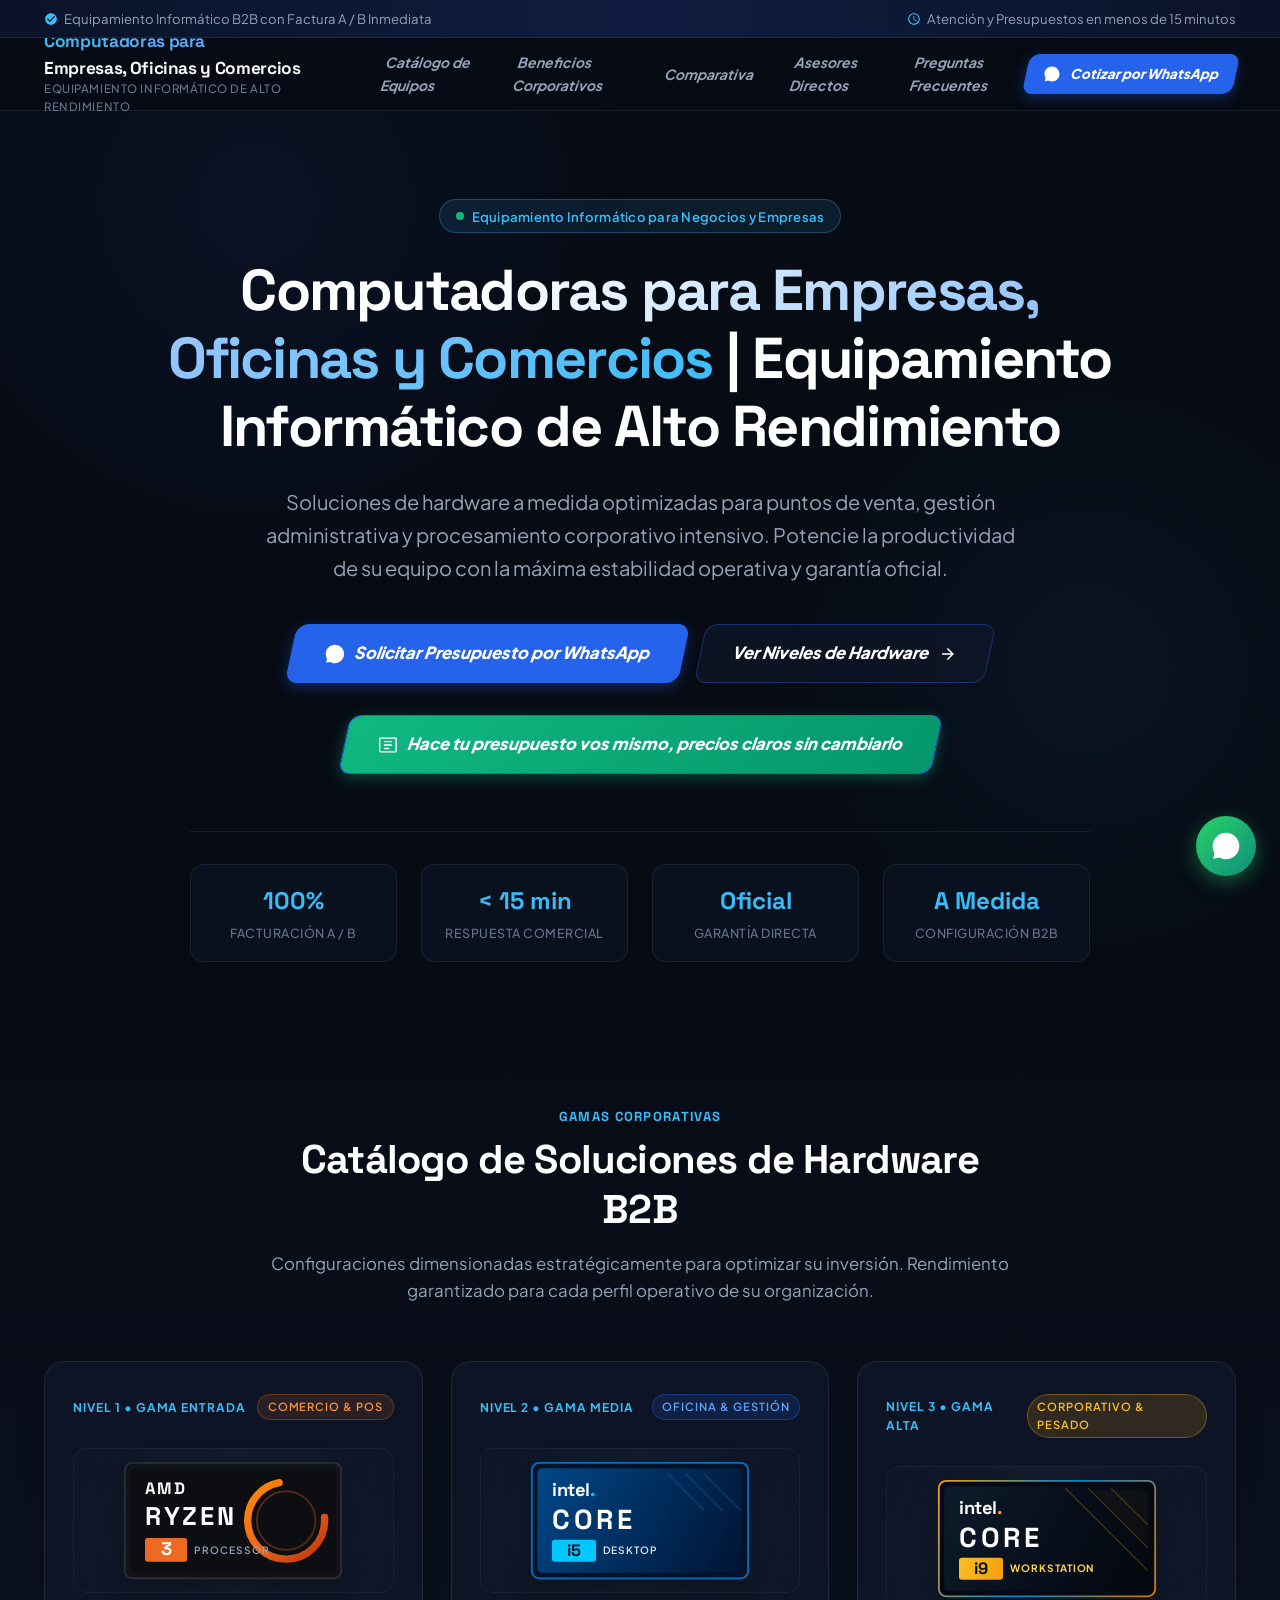
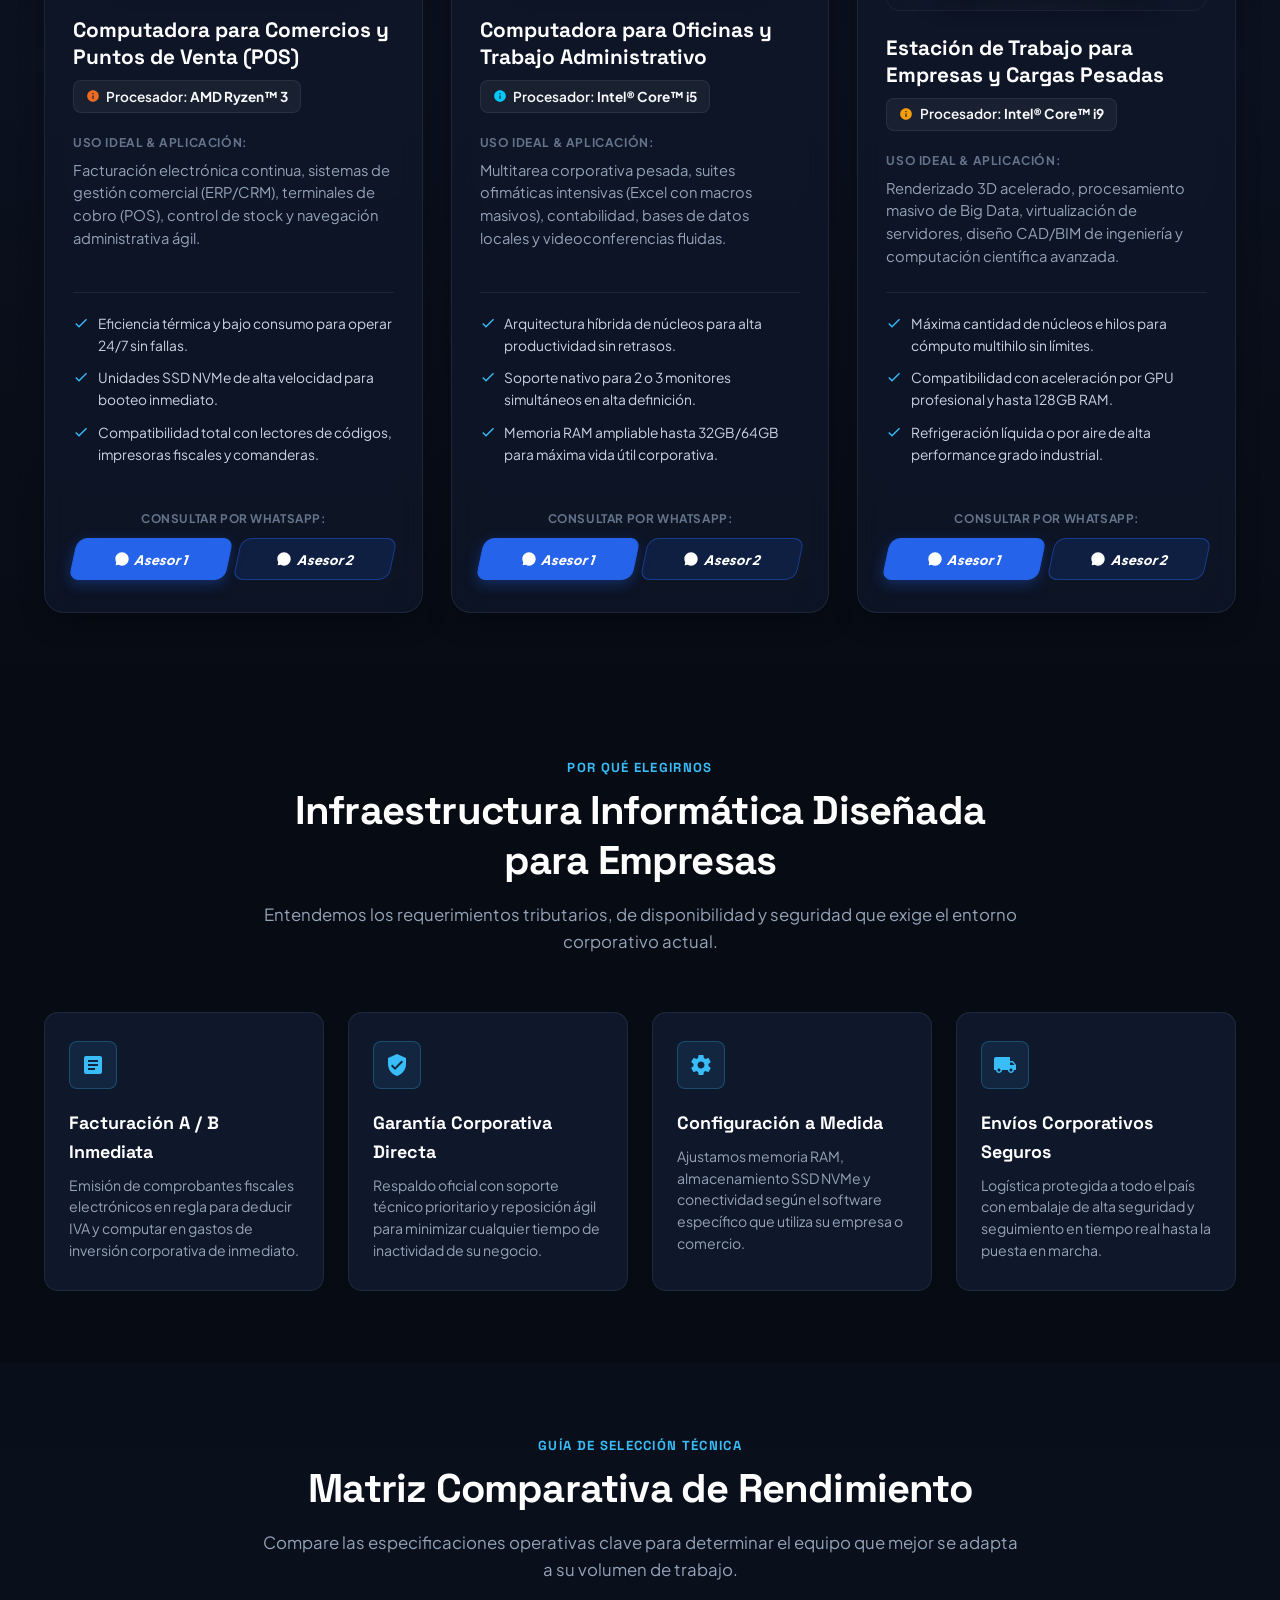
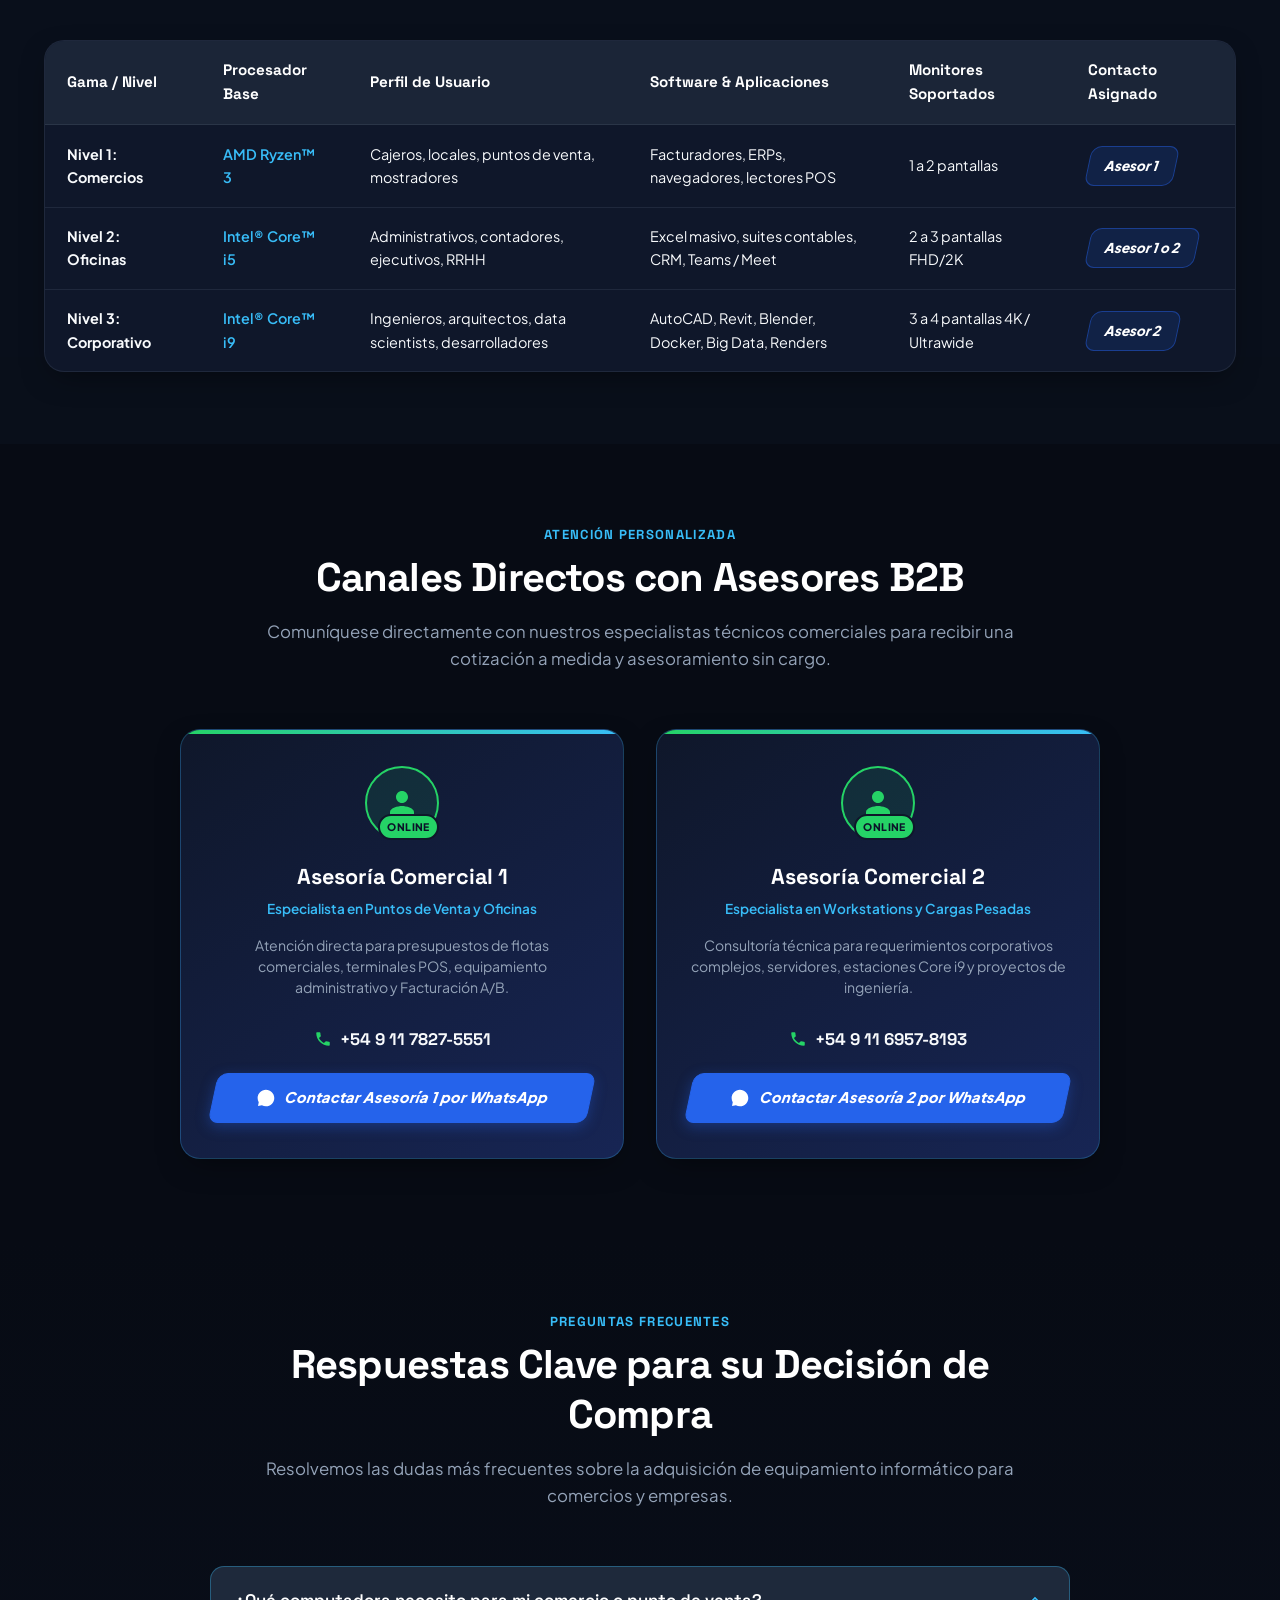
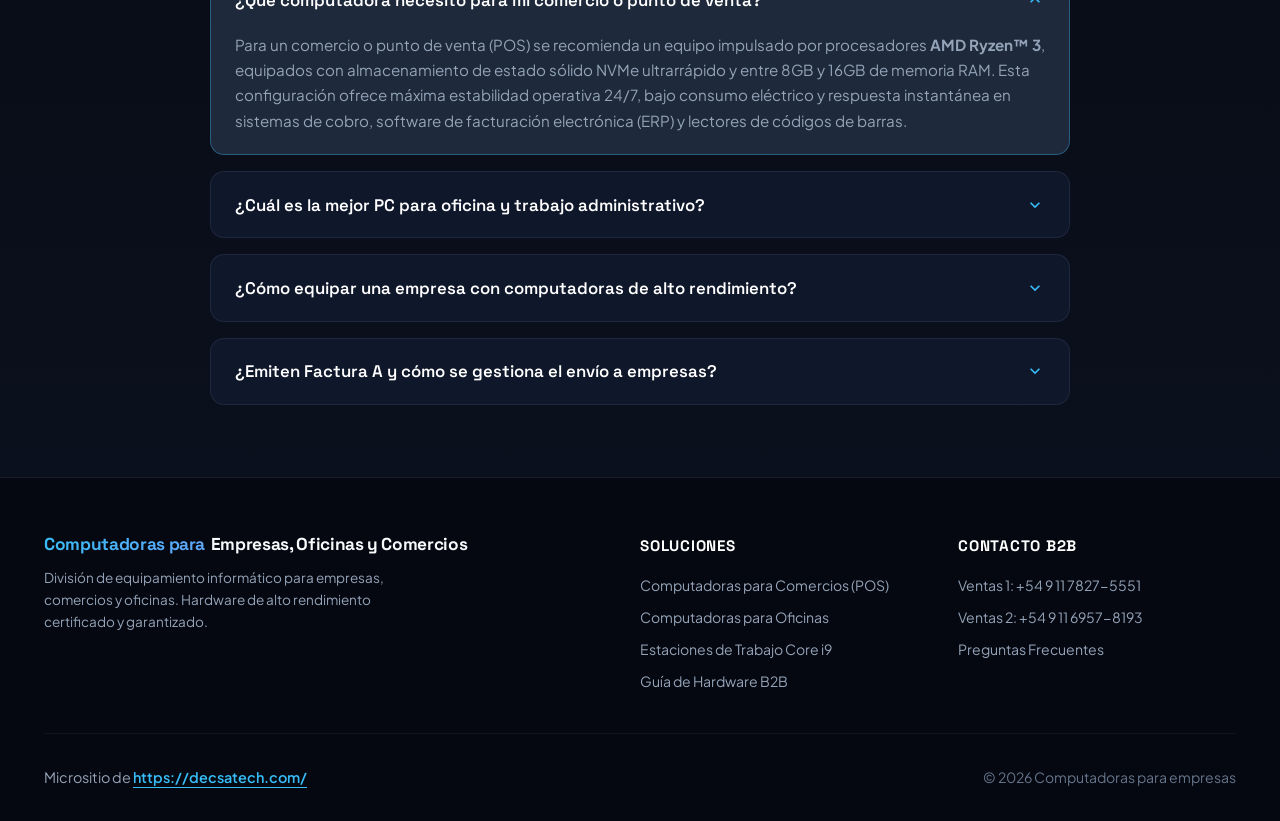
<file: index.html>
<!DOCTYPE html>
<html lang="es" class="scroll-smooth">
<head>
  <meta charset="UTF-8">
  <meta name="viewport" content="width=device-width, initial-scale=1.0">
  
  <!-- SEO Primary Meta Tags -->
  <title>Computadoras para Empresas, Oficinas y Comercios | Equipamiento Informático B2B</title>
  <meta name="title" content="Computadoras para Empresas, Oficinas y Comercios | Equipamiento Informático B2B">
  <meta name="description" content="Soluciones de hardware y computadoras para empresas, comercios y oficinas. Equipamiento a medida optimizado para puntos de venta, gestión administrativa y procesamiento corporativo intensivo con procesadores AMD Ryzen e Intel Core. Factura A/B y garantía oficial.">
  <meta name="keywords" content="computadoras para empresas, computadoras para comercios, computadoras para oficinas, pc punto de venta, estaciones de trabajo corporativas, pc para administracion, equipamiento informatico b2b, hardware empresarial">
  <meta name="author" content="DECSA Tech">
  <meta name="robots" content="index, follow, max-snippet:-1, max-image-preview:large, max-video-preview:-1">
  <link rel="canonical" href="https://computadorasparaempresas.com/">
  <link rel="alternate" hreflang="es-AR" href="https://computadorasparaempresas.com/">
  <link rel="alternate" hreflang="es" href="https://computadorasparaempresas.com/">
  
  <!-- Open Graph / Facebook -->
  <meta property="og:type" content="website">
  <meta property="og:url" content="https://computadorasparaempresas.com/">
  <meta property="og:title" content="Computadoras para Empresas, Oficinas y Comercios | DECSA Tech">
  <meta property="og:description" content="Equipamiento informático B2B de alto rendimiento. Soluciones a medida para comercios, oficinas y cargas pesadas con procesadores AMD Ryzen e Intel Core.">
  <meta property="og:site_name" content="Computadoras para Empresas">
  <meta property="og:locale" content="es_AR">

  <!-- Twitter Meta Tags -->
  <meta name="twitter:card" content="summary_large_image">
  <meta name="twitter:url" content="https://computadorasparaempresas.com/">
  <meta name="twitter:title" content="Computadoras para Empresas, Oficinas y Comercios | DECSA Tech">
  <meta name="twitter:description" content="Soluciones de hardware B2B a medida. Garantía oficial, Factura A/B y asesoramiento técnico directo por WhatsApp.">

  <!-- Favicon SVG (Data URI for zero HTTP requests) -->
  <link rel="icon" href="data:image/svg+xml,<svg xmlns='http://www.w3.org/2000/svg' viewBox='0 0 32 32'><rect width='32' height='32' rx='6' fill='%230b132b'/><path d='M6 10h20v12H6z' fill='none' stroke='%2300b4d8' stroke-width='2'/><path d='M10 24h12M16 22v2' stroke='%2300b4d8' stroke-width='2' stroke-linecap='round'/><circle cx='16' cy='16' r='3' fill='%2338b000'/></svg>">

  <!-- Fonts Preconnect -->
  <link rel="preconnect" href="https://fonts.googleapis.com">
  <link rel="preconnect" href="https://fonts.gstatic.com" crossorigin>
  <link href="https://fonts.googleapis.com/css2?family=Plus+Jakarta+Sans:ital,wght@0,300;0,400;0,500;0,600;0,700;0,800;1,400;1,600&family=Space+Grotesk:wght@500;700&display=swap" rel="stylesheet">

  <!-- Schema.org / JSON-LD Structured Data (Optimized for AI & Semantic Search Engines) -->
  <script type="application/ld+json">
  {
    "@context": "https://schema.org",
    "@graph": [
      {
        "@type": "WebSite",
        "@id": "https://computadorasparaempresas.com/#website",
        "url": "https://computadorasparaempresas.com/",
        "name": "Computadoras para Empresas, Oficinas y Comercios",
        "alternateName": [
          "Computadoras para Empresas",
          "Computadoras para Comercios",
          "Computadoras para Oficinas",
          "Equipamiento Informático B2B DECSA Tech"
        ],
        "description": "Plataforma especializada en soluciones de hardware, computadoras y estaciones de trabajo para empresas, comercios y oficinas con procesadores AMD Ryzen e Intel Core.",
        "inLanguage": "es-AR",
        "publisher": {
          "@id": "https://decsatech.com/#organization"
        },
        "keywords": "computadoras para empresas, computadoras para comercios, computadoras para oficinas, pc punto de venta, estaciones de trabajo corporativas, pc para administracion, equipamiento informatico b2b, hardware empresarial, amd ryzen 3 pos, intel core i5 oficina, intel core i9 workstation, factura a computadoras"
      },
      {
        "@type": "WebPage",
        "@id": "https://computadorasparaempresas.com/#webpage",
        "url": "https://computadorasparaempresas.com/",
        "name": "Computadoras para Empresas, Oficinas y Comercios | Equipamiento Informático B2B",
        "isPartOf": {
          "@id": "https://computadorasparaempresas.com/#website"
        },
        "about": [
          {
            "@type": "Thing",
            "name": "Computadoras para empresas",
            "description": "Equipos informáticos configurados para soportar cargas operativas continuas en entornos comerciales, administrativos e industriales."
          },
          {
            "@type": "Thing",
            "name": "Computadoras para comercios",
            "description": "Terminales de punto de venta (POS) y facturación comercial con procesador AMD Ryzen 3 para atención continua y bajo consumo."
          },
          {
            "@type": "Thing",
            "name": "Computadoras para oficinas",
            "description": "Computadoras de gestión administrativa y contable con procesador Intel Core i5 para multitarea fluida y trabajo ofimático intensivo."
          },
          {
            "@type": "Thing",
            "name": "Estaciones de trabajo corporativas",
            "description": "Workstations de alto rendimiento con procesador Intel Core i9 diseñadas para ingeniería, renderizado 3D, análisis de datos y cálculo pesado."
          }
        ],
        "description": "Catálogo corporativo y asesoramiento técnico comercial para la compra de computadoras para empresas, comercios y oficinas. Facturación fiscal A/B, garantía oficial y atención directa por WhatsApp.",
        "inLanguage": "es-AR",
        "mainEntity": {
          "@id": "https://computadorasparaempresas.com/#catalog"
        }
      },
      {
        "@type": "Organization",
        "@id": "https://decsatech.com/#organization",
        "name": "DECSA Tech",
        "url": "https://decsatech.com/",
        "logo": "https://decsatech.com/logo.png",
        "description": "Empresa proveedora de infraestructura informática, equipamiento tecnológico y soluciones de hardware corporativo.",
        "sameAs": [
          "https://computadorasparaempresas.com/",
          "https://computadorasparacomercios.com/",
          "https://computadoraparaoficinas.com/"
        ]
      },
      {
        "@type": "ComputerStore",
        "@id": "https://computadorasparaempresas.com/#localbusiness",
        "name": "Computadoras para Empresas, Oficinas y Comercios - DECSA Tech",
        "alternateName": [
          "Computadoras para Empresas",
          "Computadoras para Comercios",
          "Computadoras para Oficinas"
        ],
        "url": "https://computadorasparaempresas.com/",
        "parentOrganization": {
          "@id": "https://decsatech.com/#organization"
        },
        "description": "Venta mayorista y minorista corporativa de computadoras para empresas, comercios y oficinas. Asesoramiento técnico personalizado, armado a medida, Factura A y envíos a todo el país.",
        "telephone": "+5491178275551",
        "priceRange": "$$",
        "paymentAccepted": "Transferencia Bancaria, Factura A, Factura B, Tarjetas Corporativas, Cheques Corporativos",
        "currenciesAccepted": "ARS, USD",
        "areaServed": {
          "@type": "Country",
          "name": "Argentina"
        },
        "knowsAbout": [
          "Computadoras para empresas",
          "Computadoras para comercios y puntos de venta (POS)",
          "Computadoras para oficinas y tareas administrativas",
          "Estaciones de trabajo de alto rendimiento (Workstations)",
          "Procesadores AMD Ryzen 3 para puntos de venta",
          "Procesadores Intel Core i5 para productividad de oficina",
          "Procesadores Intel Core i9 para cálculo intensivo y render 3D",
          "Facturación electrónica A y B para empresas",
          "Garantía oficial y soporte técnico corporativo"
        ],
        "slogan": "Equipamiento informático de alto rendimiento para empresas, oficinas y comercios.",
        "contactPoint": [
          {
            "@type": "ContactPoint",
            "telephone": "+5491178275551",
            "contactType": "sales",
            "contactOption": "WhatsApp",
            "availableLanguage": ["Spanish"],
            "description": "Asesoría Comercial 1 - Especialista en Puntos de Venta, Comercios y Oficinas"
          },
          {
            "@type": "ContactPoint",
            "telephone": "+5491169578193",
            "contactType": "sales",
            "contactOption": "WhatsApp",
            "availableLanguage": ["Spanish"],
            "description": "Asesoría Comercial 2 - Especialista en Workstations, Cargas Pesadas y Servidores"
          }
        ]
      },
      {
        "@type": "Service",
        "@id": "https://computadorasparaempresas.com/#service-b2b",
        "name": "Provisión y Configuración de Computadoras para Empresas y Comercios",
        "serviceType": "Equipamiento Informático Corporativo a Medida",
        "provider": {
          "@id": "https://computadorasparaempresas.com/#localbusiness"
        },
        "areaServed": {
          "@type": "Country",
          "name": "Argentina"
        },
        "description": "Servicio integral de asesoramiento técnico, dimensionamiento de hardware, armado, prueba de estrés e implementación de computadoras para comercios, oficinas y corporaciones con Factura A/B.",
        "offers": {
          "@type": "Offer",
          "priceCurrency": "ARS",
          "price": "Cotización a medida",
          "availability": "https://schema.org/InStock",
          "url": "https://computadorasparaempresas.com/#asesores"
        }
      },
      {
        "@type": "ItemList",
        "@id": "https://computadorasparaempresas.com/#catalog",
        "name": "Catálogo de Soluciones Informáticas para Empresas, Comercios y Oficinas",
        "description": "Gamas de hardware configuradas según la demanda operativa: Puntos de venta (AMD Ryzen 3), Oficinas administrativas (Intel Core i5) y Cargas pesadas (Intel Core i9).",
        "numberOfItems": 3,
        "itemListElement": [
          {
            "@type": "ListItem",
            "position": 1,
            "item": {
              "@type": "Product",
              "@id": "https://computadorasparaempresas.com/#pc-comercio-pos",
              "name": "Computadora para Comercios y Puntos de Venta (POS)",
              "alternateName": "PC para Comercio y Facturación AMD Ryzen 3",
              "sku": "B2B-POS-RYZEN3",
              "mpn": "POS-R3-01",
              "brand": {
                "@type": "Brand",
                "name": "AMD Ryzen"
              },
              "description": "Computadora para comercio y punto de venta impulsada por procesador AMD Ryzen 3. Diseñada para operar de forma continua 24/7 con bajo consumo eléctrico, arranque ultrarrápido por unidad SSD NVMe y compatibilidad total con software de facturación electrónica (ERP/CRM), controladores fiscales, lectores de código de barras y terminales POS.",
              "category": "Computadoras para Comercios",
              "audience": {
                "@type": "BusinessAudience",
                "audienceType": "Comercios minoristas, mayoristas, locales a la calle, supermercados, farmacias, gastronómicos y puntos de cobro."
              },
              "additionalProperty": [
                {
                  "@type": "PropertyValue",
                  "name": "Procesador",
                  "value": "AMD Ryzen™ 3"
                },
                {
                  "@type": "PropertyValue",
                  "name": "Uso Recomendado",
                  "value": "Puntos de venta (POS), facturación electrónica AFIP/ARCA, ERPs comerciales, control de stock y atención continua en mostrador."
                },
                {
                  "@type": "PropertyValue",
                  "name": "Almacenamiento",
                  "value": "SSD NVMe M.2 de alta velocidad para respuesta inmediata en cobro."
                },
                {
                  "@type": "PropertyValue",
                  "name": "Eficiencia",
                  "value": "Bajo consumo eléctrico y disipación térmica optimizada para operación ininterrumpida."
                }
              ],
              "offers": {
                "@type": "Offer",
                "availability": "https://schema.org/InStock",
                "itemCondition": "https://schema.org/NewCondition",
                "priceCurrency": "ARS",
                "price": "Cotización B2B a medida",
                "url": "https://computadorasparaempresas.com/#catalogo",
                "seller": {
                  "@id": "https://decsatech.com/#organization"
                }
              }
            }
          },
          {
            "@type": "ListItem",
            "position": 2,
            "item": {
              "@type": "Product",
              "@id": "https://computadorasparaempresas.com/#pc-oficina-gestion",
              "name": "Computadora para Oficinas y Trabajo Administrativo",
              "alternateName": "PC para Oficina y Administración Intel Core i5",
              "sku": "B2B-OFC-COREI5",
              "mpn": "OFC-I5-02",
              "brand": {
                "@type": "Brand",
                "name": "Intel Core"
              },
              "description": "Computadora de gama media para empresas y oficinas con procesador Intel Core i5. Optimizada para multitarea corporativa pesada, suites ofimáticas (Microsoft Excel con macros masivos, Word, PowerBI), software contable/ERP en red, videoconferencias HD simultáneas y soporte nativo para 2 o 3 monitores en alta definición.",
              "category": "Computadoras para Oficinas",
              "audience": {
                "@type": "BusinessAudience",
                "audienceType": "Oficinas corporativas, estudios contables, áreas de finanzas, recursos humanos, agencias y pymes."
              },
              "additionalProperty": [
                {
                  "@type": "PropertyValue",
                  "name": "Procesador",
                  "value": "Intel® Core™ i5"
                },
                {
                  "@type": "PropertyValue",
                  "name": "Uso Recomendado",
                  "value": "Trabajo administrativo, contabilidad, análisis de datos en planillas masivas, videoconferencias y gestión corporativa multidispositivo."
                },
                {
                  "@type": "PropertyValue",
                  "name": "Monitores",
                  "value": "Soporte nativo para 2 a 3 pantallas simultáneas Full HD / 2K."
                },
                {
                  "@type": "PropertyValue",
                  "name": "Memoria RAM",
                  "value": "16GB a 32GB DDR4/DDR5 ampliable para máxima durabilidad operativa."
                }
              ],
              "offers": {
                "@type": "Offer",
                "availability": "https://schema.org/InStock",
                "itemCondition": "https://schema.org/NewCondition",
                "priceCurrency": "ARS",
                "price": "Cotización B2B a medida",
                "url": "https://computadorasparaempresas.com/#catalogo",
                "seller": {
                  "@id": "https://decsatech.com/#organization"
                }
              }
            }
          },
          {
            "@type": "ListItem",
            "position": 3,
            "item": {
              "@type": "Product",
              "@id": "https://computadorasparaempresas.com/#pc-corporativa-workstation",
              "name": "Estación de Trabajo para Empresas y Cargas Pesadas",
              "alternateName": "Workstation Corporativa de Alto Rendimiento Intel Core i9",
              "sku": "B2B-WRK-COREI9",
              "mpn": "WRK-I9-03",
              "brand": {
                "@type": "Brand",
                "name": "Intel Core"
              },
              "description": "Estación de trabajo (Workstation) empresarial de máxima potencia impulsada por procesador Intel Core i9. Diseñada para cargas pesadas de cómputo: renderizado 3D fotorrealista, análisis masivo de Big Data, software de diseño de ingeniería (AutoCAD, Revit, SolidWorks), virtualización de entornos y compilación de software a gran escala.",
              "category": "Estaciones de Trabajo Corporativas",
              "audience": {
                "@type": "BusinessAudience",
                "audienceType": "Empresas de ingeniería, estudios de arquitectura, desarrolladores de software, data scientists, agencias de renderizado 3D y producción audiovisual."
              },
              "additionalProperty": [
                {
                  "@type": "PropertyValue",
                  "name": "Procesador",
                  "value": "Intel® Core™ i9"
                },
                {
                  "@type": "PropertyValue",
                  "name": "Uso Recomendado",
                  "value": "Renderizado 3D, cálculo masivo de datos, virtualización de servidores, modelado CAD/BIM y desarrollo intensivo."
                },
                {
                  "@type": "PropertyValue",
                  "name": "Capacidad de Expansión",
                  "value": "Soporte para hasta 128GB RAM y GPUs dedicadas profesionales."
                },
                {
                  "@type": "PropertyValue",
                  "name": "Sistema Térmico",
                  "value": "Refrigeración de alto rendimiento para sostener frecuencias turbo prolongadas sin estrangulamiento térmico."
                }
              ],
              "offers": {
                "@type": "Offer",
                "availability": "https://schema.org/InStock",
                "itemCondition": "https://schema.org/NewCondition",
                "priceCurrency": "ARS",
                "price": "Cotización B2B a medida",
                "url": "https://computadorasparaempresas.com/#catalogo",
                "seller": {
                  "@id": "https://decsatech.com/#organization"
                }
              }
            }
          }
        ]
      },
      {
        "@type": "FAQPage",
        "@id": "https://computadorasparaempresas.com/#faq",
        "name": "Preguntas Frecuentes sobre Computadoras para Empresas, Comercios y Oficinas",
        "description": "Guía de compra y respuestas a dudas técnicas frecuentes al equipar comercios, oficinas y empresas con computadoras y estaciones de trabajo.",
        "mainEntity": [
          {
            "@type": "Question",
            "name": "¿Qué computadora necesito para mi comercio o punto de venta?",
            "acceptedAnswer": {
              "@type": "Answer",
              "text": "Para un comercio o punto de venta (POS) se recomienda un equipo impulsado por procesadores AMD Ryzen™ 3, equipados con almacenamiento de estado sólido NVMe ultrarrápido y entre 8GB y 16GB de memoria RAM. Esta configuración ofrece máxima estabilidad operativa 24/7, bajo consumo eléctrico y respuesta instantánea en sistemas de cobro, software de facturación electrónica (ERP) y lectores de códigos de barras."
            }
          },
          {
            "@type": "Question",
            "name": "¿Cuál es la mejor PC para oficina y trabajo administrativo?",
            "acceptedAnswer": {
              "@type": "Answer",
              "text": "La configuración ideal para trabajo de oficina y administración corporativa se basa en procesadores Intel® Core™ i5, acompañados de 16GB a 32GB de RAM DDR4/DDR5 y unidades SSD NVMe M.2. Esta arquitectura garantiza multitarea fluida sin cuellos de botella al trabajar con planillas masivas de Excel, bases de datos de gestión contable, videoconferencias simultáneas y múltiples aplicaciones corporativas abiertas en paralelo."
            }
          },
          {
            "@type": "Question",
            "name": "¿Cómo equipar una empresa con computadoras de alto rendimiento?",
            "acceptedAnswer": {
              "@type": "Answer",
              "text": "Para equipar una empresa con requerimientos de procesamiento pesado (como renderizado arquitectónico, diseño CAD, modelado 3D, virtualización o análisis de Big Data), la elección predilecta son estaciones de trabajo con procesadores Intel® Core™ i9, respaldadas por 32GB a 64GB+ de RAM de alta velocidad y soluciones térmicas de alta confiabilidad. Nuestros asesores técnicos configuran cada unidad a medida según el software específico de su organización."
            }
          },
          {
            "@type": "Question",
            "name": "¿Emiten Factura A y cómo se gestiona el envío a empresas?",
            "acceptedAnswer": {
              "@type": "Answer",
              "text": "Sí, emitimos Factura A y Factura B electrónica de forma inmediata tras la confirmación de la orden de compra para deducir impuestos. Coordinamos envíos corporativos asegurados con logística protegida a todo el país para garantizar que el equipamiento llegue testeado y listo para enchufar y comenzar a operar sin demoras."
            }
          }
        ]
      }
    ]
  }
  </script>

  <!-- Modern Styling -->
  <style>
    :root {
      --bg-dark: #070b14;
      --bg-surface: #0f172a;
      --bg-surface-elevated: #1e293b;
      --bg-card: rgba(15, 23, 42, 0.75);
      --border-subtle: rgba(148, 163, 184, 0.12);
      --border-accent: rgba(56, 189, 248, 0.35);
      
      --text-primary: #f8fafc;
      --text-secondary: #94a3b8;
      --text-muted: #64748b;
      
      --accent-cyan: #38bdf8;
      --accent-blue: #2563eb;
      --accent-emerald: #10b981;
      --accent-amber: #f59e0b;
      --accent-orange: #f97316;
      --whatsapp-green: #25D366;
      --whatsapp-hover: #20bd5a;

      --font-main: 'Plus Jakarta Sans', -apple-system, BlinkMacSystemFont, 'Segoe UI', Roboto, sans-serif;
      --font-display: 'Space Grotesk', var(--font-main);
      
      --radius-sm: 8px;
      --radius-md: 14px;
      --radius-lg: 20px;
      --radius-full: 9999px;
      
      --shadow-subtle: 0 4px 20px -2px rgba(0, 0, 0, 0.35);
      --shadow-glow: 0 0 35px -5px rgba(56, 189, 248, 0.18);
      --shadow-card: 0 10px 30px -10px rgba(0, 0, 0, 0.5);
    }

    *, *::before, *::after {
      box-sizing: border-box;
      margin: 0;
      padding: 0;
    }

    html {
      font-size: 16px;
      scroll-behavior: smooth;
    }

    body {
      background-color: var(--bg-dark);
      color: var(--text-primary);
      font-family: var(--font-main);
      line-height: 1.6;
      -webkit-font-smoothing: antialiased;
      -moz-osx-font-smoothing: grayscale;
      overflow-x: hidden;
      position: relative;
    }

    /* Ambient Background Effects */
    body::before {
      content: '';
      position: fixed;
      top: -20%;
      left: -10%;
      width: 60vw;
      height: 60vw;
      border-radius: 50%;
      background: radial-gradient(circle, rgba(37, 99, 235, 0.08) 0%, rgba(7, 11, 20, 0) 70%);
      pointer-events: none;
      z-index: 0;
    }

    body::after {
      content: '';
      position: fixed;
      bottom: -10%;
      right: -10%;
      width: 50vw;
      height: 50vw;
      border-radius: 50%;
      background: radial-gradient(circle, rgba(56, 189, 248, 0.06) 0%, rgba(7, 11, 20, 0) 70%);
      pointer-events: none;
      z-index: 0;
    }

    /* Container */
    .container {
      width: 100%;
      max-width: 1240px;
      margin-left: auto;
      margin-right: auto;
      padding-left: 1.5rem;
      padding-right: 1.5rem;
      position: relative;
      z-index: 1;
    }

    /* Top Trust Bar */
    .top-bar {
      background: linear-gradient(90deg, #0b1329 0%, #0f1c3f 50%, #0b1329 100%);
      border-bottom: 1px solid var(--border-subtle);
      font-size: 0.82rem;
      color: var(--text-secondary);
      padding: 0.5rem 0;
      position: relative;
      z-index: 50;
    }

    .top-bar-inner {
      display: flex;
      justify-content: space-between;
      align-items: center;
      flex-wrap: wrap;
      gap: 0.75rem;
    }

    .top-bar-item {
      display: flex;
      align-items: center;
      gap: 0.4rem;
    }

    .top-bar-item svg {
      width: 14px;
      height: 14px;
      fill: var(--accent-cyan);
    }

    /* Header & Navigation */
    .header {
      position: sticky;
      top: 0;
      z-index: 40;
      background: rgba(7, 11, 20, 0.88);
      backdrop-filter: blur(14px);
      -webkit-backdrop-filter: blur(14px);
      border-bottom: 1px solid var(--border-subtle);
      transition: all 0.3s ease;
    }

    .header-inner {
      display: flex;
      justify-content: space-between;
      align-items: center;
      height: 72px;
    }

    .brand-logo {
      display: flex;
      flex-direction: column;
      text-decoration: none;
    }

    .brand-title {
      font-family: var(--font-display);
      font-size: 1.08rem;
      font-weight: 700;
      color: var(--text-primary);
      letter-spacing: -0.02em;
      display: flex;
      flex-wrap: wrap;
      align-items: center;
      gap: 0.35rem;
      line-height: 1.25;
    }

    .brand-title span {
      background: linear-gradient(135deg, var(--accent-cyan), #60a5fa);
      -webkit-background-clip: text;
      -webkit-text-fill-color: transparent;
    }

    .brand-subtitle {
      font-size: 0.72rem;
      color: var(--text-muted);
      font-weight: 500;
      letter-spacing: 0.05em;
      text-transform: uppercase;
    }

    .nav-links {
      display: none;
      align-items: center;
      gap: 0.6rem;
      list-style: none;
    }

    @media (min-width: 768px) {
      .nav-links {
        display: flex;
      }
    }

    .nav-link {
      color: var(--text-secondary);
      text-decoration: none;
      font-size: 0.88rem;
      font-weight: 700;
      font-style: italic;
      padding: 0.5rem 0.85rem;
      border-radius: 8px;
      position: relative;
      overflow: hidden;
      transform: skewX(-12deg);
      border: 1px solid transparent;
      transition: all 0.25s ease;
      display: inline-flex;
      align-items: center;
      justify-content: center;
    }

    .nav-link:hover {
      color: #ffffff;
      background: rgba(37, 99, 235, 0.25);
      border-color: rgba(56, 189, 248, 0.4);
      box-shadow: 0 4px 15px rgba(37, 99, 235, 0.35);
      transform: translateY(-2px) skewX(-12deg);
    }

    .header-cta {
      display: flex;
      align-items: center;
      gap: 0.75rem;
    }

    /* Buttons (Unified Parallelogram & Flash Style) */
    .btn {
      display: inline-flex;
      align-items: center;
      justify-content: center;
      gap: 0.6rem;
      padding: 0.75rem 1.5rem;
      border-radius: 10px;
      font-weight: 800;
      font-style: italic;
      font-size: 0.92rem;
      text-decoration: none;
      transition: all 0.25s cubic-bezier(0.2, 0.8, 0.2, 1);
      cursor: pointer;
      border: 1px solid transparent;
      white-space: nowrap;
      position: relative;
      overflow: hidden;
      transform: skewX(-12deg);
      box-shadow: 0 4px 14px rgba(37, 99, 235, 0.35);
    }

    .btn:hover {
      transform: translateY(-2px) skewX(-12deg);
    }

    .btn svg, .btn i {
      display: inline-block;
      transform: skewX(12deg);
      flex-shrink: 0;
    }

    .btn-whatsapp {
      background-color: #2563eb;
      border-color: #2563eb;
      color: #ffffff !important;
      box-shadow: 0 4px 14px rgba(37, 99, 235, 0.35);
    }

    .btn-whatsapp:hover {
      background-color: #1d4ed8 !important;
      border-color: #1d4ed8 !important;
      box-shadow: 0 6px 22px rgba(37, 99, 235, 0.55);
      color: #ffffff !important;
    }

    .btn-primary {
      background-color: #2563eb;
      border-color: #2563eb;
      color: #ffffff !important;
      box-shadow: 0 4px 14px rgba(37, 99, 235, 0.35);
    }

    .btn-primary:hover {
      background-color: #1d4ed8 !important;
      border-color: #1d4ed8 !important;
      box-shadow: 0 6px 22px rgba(37, 99, 235, 0.55);
      color: #ffffff !important;
    }

    .btn-secondary {
      background-color: rgba(15, 23, 42, 0.7);
      color: #ffffff !important;
      border: 1.5px solid rgba(37, 99, 235, 0.4);
      box-shadow: none;
    }

    .btn-secondary:hover {
      background-color: #2563eb !important;
      border-color: #2563eb !important;
      color: #ffffff !important;
      box-shadow: 0 6px 20px rgba(37, 99, 235, 0.55);
    }

    .btn-outline-whatsapp {
      background-color: rgba(37, 99, 235, 0.15);
      border: 1.5px solid rgba(37, 99, 235, 0.45);
      color: #ffffff !important;
      box-shadow: none;
    }

    .btn-outline-whatsapp:hover {
      background-color: #2563eb !important;
      border-color: #2563eb !important;
      color: #ffffff !important;
      box-shadow: 0 6px 20px rgba(37, 99, 235, 0.55);
    }

    .btn-sm {
      padding: 0.5rem 1rem;
      font-size: 0.85rem;
    }

    .btn-lg {
      padding: 0.95rem 2rem;
      font-size: 1.05rem;
      border-radius: 12px;
    }

    /* Flash line sweep effect for buttons & nav */
    .btn::after,
    .nav-link::after {
      content: '';
      position: absolute;
      top: -50%;
      left: -130%;
      width: 60px;
      height: 200%;
      background: linear-gradient(
        90deg,
        rgba(255, 255, 255, 0) 0%,
        rgba(255, 255, 255, 0.25) 20%,
        rgba(255, 255, 255, 0.9) 50%,
        rgba(255, 255, 255, 0.25) 80%,
        rgba(255, 255, 255, 0) 100%
      );
      transform: rotate(25deg);
      pointer-events: none;
      z-index: 2;
      opacity: 0;
      transition: none;
    }

    .btn:hover::after,
    .nav-link:hover::after {
      opacity: 1;
      left: 220%;
      transition: left 0.65s cubic-bezier(0.19, 1, 0.22, 1), opacity 0.2s ease;
    }

    /* Hero Section */
    .hero-section {
      padding: 4.5rem 0 3.5rem;
      position: relative;
      text-align: center;
    }

    @media (min-width: 992px) {
      .hero-section {
        padding: 5.5rem 0 4.5rem;
      }
    }

    .hero-badge {
      display: inline-flex;
      align-items: center;
      gap: 0.5rem;
      background: rgba(56, 189, 248, 0.1);
      border: 1px solid rgba(56, 189, 248, 0.3);
      padding: 0.35rem 1rem;
      border-radius: var(--radius-full);
      font-size: 0.82rem;
      color: var(--accent-cyan);
      font-weight: 600;
      letter-spacing: 0.02em;
      margin-bottom: 1.5rem;
    }

    .hero-badge .pulse-dot {
      width: 8px;
      height: 8px;
      background-color: var(--accent-emerald);
      border-radius: 50%;
      box-shadow: 0 0 0 0 rgba(16, 185, 129, 0.7);
      animation: pulse 2s infinite;
    }

    @keyframes pulse {
      0% { box-shadow: 0 0 0 0 rgba(16, 185, 129, 0.7); }
      70% { box-shadow: 0 0 0 8px rgba(16, 185, 129, 0); }
      100% { box-shadow: 0 0 0 0 rgba(16, 185, 129, 0); }
    }

    .hero-title {
      font-family: var(--font-display);
      font-size: 2.25rem;
      font-weight: 800;
      line-height: 1.18;
      letter-spacing: -0.03em;
      max-width: 980px;
      margin: 0 auto 1.5rem;
      color: #ffffff;
    }

    @media (min-width: 768px) {
      .hero-title {
        font-size: 3.1rem;
      }
    }

    @media (min-width: 1024px) {
      .hero-title {
        font-size: 3.6rem;
      }
    }

    .hero-title .gradient-text {
      background: linear-gradient(135deg, #ffffff 20%, #93c5fd 60%, #38bdf8 100%);
      -webkit-background-clip: text;
      -webkit-text-fill-color: transparent;
    }

    .hero-subtitle {
      font-size: 1.12rem;
      color: var(--text-secondary);
      max-width: 760px;
      margin: 0 auto 2.5rem;
      line-height: 1.65;
      font-weight: 400;
    }

    @media (min-width: 768px) {
      .hero-subtitle {
        font-size: 1.25rem;
      }
    }

    .hero-cta-group {
      display: flex;
      flex-direction: column;
      sm-flex-direction: row;
      justify-content: center;
      gap: 1rem;
      margin-bottom: 3.5rem;
    }

    @media (min-width: 640px) {
      .hero-cta-group {
        flex-direction: row;
      }
    }

    /* Trust Stats Grid */
    .trust-stats-grid {
      display: grid;
      grid-template-columns: repeat(2, 1fr);
      gap: 1rem;
      max-width: 900px;
      margin: 0 auto;
      padding-top: 2rem;
      border-top: 1px solid var(--border-subtle);
    }

    @media (min-width: 768px) {
      .trust-stats-grid {
        grid-template-columns: repeat(4, 1fr);
        gap: 1.5rem;
      }
    }

    .stat-card {
      background: rgba(15, 23, 42, 0.45);
      border: 1px solid var(--border-subtle);
      padding: 1.1rem 0.8rem;
      border-radius: var(--radius-md);
      text-align: center;
    }

    .stat-card-value {
      font-family: var(--font-display);
      font-size: 1.5rem;
      font-weight: 700;
      color: var(--accent-cyan);
      margin-bottom: 0.2rem;
    }

    .stat-card-label {
      font-size: 0.78rem;
      color: var(--text-muted);
      font-weight: 500;
      text-transform: uppercase;
      letter-spacing: 0.04em;
    }

    /* Section Global Headers */
    .section-header {
      text-align: center;
      max-width: 760px;
      margin: 0 auto 3.5rem;
    }

    .section-tag {
      font-family: var(--font-display);
      font-size: 0.82rem;
      font-weight: 700;
      color: var(--accent-cyan);
      text-transform: uppercase;
      letter-spacing: 0.1em;
      margin-bottom: 0.5rem;
      display: block;
    }

    .section-title {
      font-family: var(--font-display);
      font-size: 1.95rem;
      font-weight: 700;
      line-height: 1.25;
      letter-spacing: -0.02em;
      color: #ffffff;
      margin-bottom: 1rem;
    }

    @media (min-width: 768px) {
      .section-title {
        font-size: 2.5rem;
      }
    }

    .section-description {
      font-size: 1.05rem;
      color: var(--text-secondary);
      line-height: 1.6;
    }

    /* Catalog Section */
    .catalog-section {
      padding: 4.5rem 0;
      background: linear-gradient(180deg, var(--bg-dark) 0%, rgba(15, 23, 42, 0.5) 50%, var(--bg-dark) 100%);
    }

    .catalog-grid {
      display: grid;
      grid-template-columns: 1fr;
      gap: 2rem;
    }

    @media (min-width: 768px) and (max-width: 1023px) {
      .catalog-grid {
        grid-template-columns: repeat(2, 1fr);
      }
      .catalog-grid .card-recommended {
        grid-column: span 2;
        max-width: 580px;
        margin: 0 auto;
        width: 100%;
      }
    }

    @media (min-width: 1024px) {
      .catalog-grid {
        grid-template-columns: repeat(3, 1fr);
        gap: 1.75rem;
      }
    }

    /* Solution Product Card */
    .product-card {
      background: var(--bg-card);
      border: 1px solid var(--border-subtle);
      border-radius: var(--radius-lg);
      padding: 2rem 1.75rem;
      display: flex;
      flex-direction: column;
      position: relative;
      transition: all 0.35s cubic-bezier(0.4, 0, 0.2, 1);
      backdrop-filter: blur(12px);
      -webkit-backdrop-filter: blur(12px);
      box-shadow: var(--shadow-card);
    }

    .product-card:hover {
      transform: translateY(-6px);
      border-color: var(--border-accent);
      box-shadow: var(--shadow-glow), var(--shadow-card);
    }

    .card-tier-label {
      font-size: 0.75rem;
      font-weight: 700;
      letter-spacing: 0.08em;
      text-transform: uppercase;
      color: var(--accent-cyan);
      margin-bottom: 0.75rem;
      display: flex;
      align-items: center;
      justify-content: space-between;
    }

    .card-tier-tag {
      padding: 0.2rem 0.6rem;
      border-radius: var(--radius-full);
      font-size: 0.7rem;
      font-weight: 600;
    }

    .tag-entry {
      background: rgba(249, 115, 22, 0.12);
      color: #fb923c;
      border: 1px solid rgba(249, 115, 22, 0.3);
    }

    .tag-mid {
      background: rgba(37, 99, 235, 0.15);
      color: #60a5fa;
      border: 1px solid rgba(37, 99, 235, 0.4);
    }

    .tag-high {
      background: rgba(245, 158, 11, 0.15);
      color: #fbbf24;
      border: 1px solid rgba(245, 158, 11, 0.35);
    }

    /* Badge Visual Container */
    .processor-badge-container {
      margin: 1rem auto 1.5rem;
      width: 100%;
      height: 145px;
      display: flex;
      align-items: center;
      justify-content: center;
      background: radial-gradient(circle at center, rgba(30, 41, 59, 0.6) 0%, rgba(15, 23, 42, 0.2) 100%);
      border-radius: var(--radius-md);
      border: 1px solid rgba(255, 255, 255, 0.05);
      padding: 0.75rem;
      transition: transform 0.3s ease;
    }

    .product-card:hover .processor-badge-container {
      transform: scale(1.02);
    }

    .processor-badge-svg {
      width: 100%;
      max-width: 220px;
      height: auto;
      max-height: 120px;
      filter: drop-shadow(0 6px 12px rgba(0, 0, 0, 0.4));
    }

    .product-card-title {
      font-family: var(--font-display);
      font-size: 1.3rem;
      font-weight: 700;
      line-height: 1.3;
      color: #ffffff;
      margin-bottom: 0.5rem;
      min-height: 3.4rem;
      display: flex;
      align-items: flex-start;
    }

    .processor-pill {
      display: inline-flex;
      align-items: center;
      gap: 0.4rem;
      font-size: 0.85rem;
      font-weight: 600;
      color: var(--text-primary);
      background: rgba(255, 255, 255, 0.05);
      border: 1px solid var(--border-subtle);
      padding: 0.3rem 0.75rem;
      border-radius: var(--radius-sm);
      margin-bottom: 1.25rem;
      width: fit-content;
    }

    .product-description-block {
      margin-bottom: 1.5rem;
      flex-grow: 1;
    }

    .product-description-label {
      font-size: 0.75rem;
      font-weight: 700;
      text-transform: uppercase;
      letter-spacing: 0.05em;
      color: var(--text-muted);
      margin-bottom: 0.4rem;
      display: block;
    }

    .product-use-case {
      font-size: 0.92rem;
      color: var(--text-secondary);
      line-height: 1.55;
    }

    .product-specs-list {
      list-style: none;
      margin-bottom: 1.75rem;
      padding-top: 1.25rem;
      border-top: 1px solid var(--border-subtle);
      display: flex;
      flex-direction: column;
      gap: 0.65rem;
    }

    .product-spec-item {
      display: flex;
      align-items: flex-start;
      gap: 0.55rem;
      font-size: 0.86rem;
      color: #cbd5e1;
    }

    .product-spec-item svg {
      width: 16px;
      height: 16px;
      flex-shrink: 0;
      margin-top: 2px;
      fill: var(--accent-cyan);
    }

    .product-card-footer {
      margin-top: auto;
      padding-top: 1rem;
    }

    .card-advisors-label {
      font-size: 0.74rem;
      font-weight: 700;
      text-transform: uppercase;
      letter-spacing: 0.05em;
      color: var(--text-muted);
      margin-bottom: 0.6rem;
      display: block;
      text-align: center;
    }

    .card-advisors-group {
      display: grid;
      grid-template-columns: 1fr 1fr;
      gap: 0.5rem;
      width: 100%;
    }

    .card-advisors-group .btn {
      width: 100%;
      padding: 0.6rem 0.5rem;
      font-size: 0.82rem;
      gap: 0.35rem;
    }

    /* Features / B2B Advantages */
    .b2b-advantages-section {
      padding: 4.5rem 0;
      position: relative;
    }

    .advantages-grid {
      display: grid;
      grid-template-columns: 1fr;
      gap: 1.5rem;
    }

    @media (min-width: 640px) {
      .advantages-grid {
        grid-template-columns: repeat(2, 1fr);
      }
    }

    @media (min-width: 1024px) {
      .advantages-grid {
        grid-template-columns: repeat(4, 1fr);
      }
    }

    .advantage-card {
      background: var(--bg-surface);
      border: 1px solid var(--border-subtle);
      border-radius: var(--radius-md);
      padding: 1.75rem 1.5rem;
      transition: all 0.3s ease;
    }

    .advantage-card:hover {
      border-color: var(--border-accent);
      background: var(--bg-surface-elevated);
      transform: translateY(-3px);
    }

    .advantage-icon-wrapper {
      width: 48px;
      height: 48px;
      border-radius: var(--radius-sm);
      background: rgba(56, 189, 248, 0.1);
      display: flex;
      align-items: center;
      justify-content: center;
      margin-bottom: 1.25rem;
      border: 1px solid rgba(56, 189, 248, 0.25);
    }

    .advantage-icon-wrapper svg {
      width: 24px;
      height: 24px;
      fill: var(--accent-cyan);
    }

    .advantage-title {
      font-family: var(--font-display);
      font-size: 1.12rem;
      font-weight: 700;
      color: #ffffff;
      margin-bottom: 0.5rem;
    }

    .advantage-text {
      font-size: 0.88rem;
      color: var(--text-secondary);
      line-height: 1.55;
    }

    /* Comparison Matrix Table */
    .comparison-section {
      padding: 4.5rem 0;
      background: rgba(15, 23, 42, 0.3);
    }

    .table-container {
      width: 100%;
      overflow-x: auto;
      border-radius: var(--radius-lg);
      border: 1px solid var(--border-subtle);
      background: var(--bg-surface);
      box-shadow: var(--shadow-card);
    }

    .comparison-table {
      width: 100%;
      min-width: 720px;
      border-collapse: collapse;
      text-align: left;
      font-size: 0.9rem;
    }

    .comparison-table th, 
    .comparison-table td {
      padding: 1.1rem 1.4rem;
      border-bottom: 1px solid var(--border-subtle);
    }

    .comparison-table th {
      background: rgba(30, 41, 59, 0.8);
      font-family: var(--font-display);
      font-weight: 700;
      color: #ffffff;
      font-size: 0.95rem;
    }

    .comparison-table tr:last-child td {
      border-bottom: none;
    }

    .comparison-table tr:hover td {
      background: rgba(255, 255, 255, 0.02);
    }

    .table-highlight {
      color: var(--accent-cyan);
      font-weight: 600;
    }

    /* Advisors / Contact Section */
    .contact-section {
      padding: 5rem 0;
      position: relative;
    }

    .advisors-grid {
      display: grid;
      grid-template-columns: 1fr;
      gap: 2rem;
      max-width: 920px;
      margin: 0 auto;
    }

    @media (min-width: 768px) {
      .advisors-grid {
        grid-template-columns: repeat(2, 1fr);
      }
    }

    .advisor-card {
      background: linear-gradient(145deg, #0f172a 0%, #172554 100%);
      border: 1px solid rgba(56, 189, 248, 0.25);
      border-radius: var(--radius-lg);
      padding: 2.25rem 2rem;
      display: flex;
      flex-direction: column;
      align-items: center;
      text-align: center;
      position: relative;
      overflow: hidden;
      box-shadow: var(--shadow-card);
      transition: all 0.3s ease;
    }

    .advisor-card::before {
      content: '';
      position: absolute;
      top: 0;
      left: 0;
      right: 0;
      height: 4px;
      background: linear-gradient(90deg, #25D366, #38bdf8);
    }

    .advisor-card:hover {
      transform: translateY(-5px);
      box-shadow: 0 15px 35px -5px rgba(37, 211, 102, 0.2);
      border-color: rgba(37, 211, 102, 0.5);
    }

    .advisor-avatar-wrapper {
      width: 74px;
      height: 74px;
      border-radius: 50%;
      background: rgba(37, 211, 102, 0.1);
      border: 2px solid #25D366;
      display: flex;
      align-items: center;
      justify-content: center;
      margin-bottom: 1.25rem;
      position: relative;
    }

    .advisor-avatar-wrapper svg {
      width: 36px;
      height: 36px;
      fill: #25D366;
    }

    .advisor-status-badge {
      position: absolute;
      bottom: -2px;
      right: -2px;
      background: #25D366;
      color: #0b1329;
      font-size: 0.65rem;
      font-weight: 800;
      padding: 0.15rem 0.45rem;
      border-radius: var(--radius-full);
      border: 2px solid var(--bg-surface);
      text-transform: uppercase;
      letter-spacing: 0.04em;
    }

    .advisor-name {
      font-family: var(--font-display);
      font-size: 1.35rem;
      font-weight: 700;
      color: #ffffff;
      margin-bottom: 0.25rem;
    }

    .advisor-role {
      font-size: 0.85rem;
      color: var(--accent-cyan);
      font-weight: 600;
      margin-bottom: 0.9rem;
    }

    .advisor-desc {
      font-size: 0.88rem;
      color: var(--text-secondary);
      margin-bottom: 1.75rem;
      line-height: 1.5;
    }

    .advisor-phone-display {
      font-family: var(--font-display);
      font-size: 1.05rem;
      font-weight: 700;
      color: #f8fafc;
      margin-bottom: 1.25rem;
      display: flex;
      align-items: center;
      gap: 0.5rem;
      justify-content: center;
    }

    .advisor-card .btn {
      width: 100%;
    }

    /* FAQ Accordion Section */
    .faq-section {
      padding: 4.5rem 0;
      background: linear-gradient(180deg, var(--bg-dark) 0%, rgba(15, 23, 42, 0.4) 100%);
    }

    .faq-wrapper {
      max-width: 860px;
      margin: 0 auto;
      display: flex;
      flex-direction: column;
      gap: 1rem;
    }

    .faq-item {
      background: var(--bg-surface);
      border: 1px solid var(--border-subtle);
      border-radius: var(--radius-md);
      overflow: hidden;
      transition: all 0.25s ease;
    }

    .faq-item:hover {
      border-color: rgba(56, 189, 248, 0.3);
    }

    .faq-item.active {
      border-color: var(--border-accent);
      background: var(--bg-surface-elevated);
    }

    .faq-trigger {
      width: 100%;
      padding: 1.35rem 1.5rem;
      display: flex;
      justify-content: space-between;
      align-items: center;
      background: none;
      border: none;
      color: #ffffff;
      font-family: var(--font-display);
      font-size: 1.05rem;
      font-weight: 600;
      text-align: left;
      cursor: pointer;
      gap: 1rem;
    }

    .faq-icon-chevron {
      width: 20px;
      height: 20px;
      flex-shrink: 0;
      fill: var(--accent-cyan);
      transition: transform 0.3s ease;
    }

    .faq-item.active .faq-icon-chevron {
      transform: rotate(180deg);
    }

    .faq-content {
      max-height: 0;
      overflow: hidden;
      transition: max-height 0.35s cubic-bezier(0, 1, 0, 1);
    }

    .faq-content-inner {
      padding: 0 1.5rem 1.35rem;
      color: var(--text-secondary);
      font-size: 0.95rem;
      line-height: 1.65;
    }

    /* Footer */
    .footer {
      background: #050810;
      border-top: 1px solid var(--border-subtle);
      padding: 3.5rem 0 2rem;
      font-size: 0.88rem;
      color: var(--text-muted);
    }

    .footer-grid {
      display: grid;
      grid-template-columns: 1fr;
      gap: 2.5rem;
      margin-bottom: 2.5rem;
    }

    @media (min-width: 768px) {
      .footer-grid {
        grid-template-columns: 2fr 1fr 1fr;
      }
    }

    .footer-brand-desc {
      margin-top: 0.75rem;
      max-width: 360px;
      line-height: 1.6;
      font-size: 0.85rem;
      color: var(--text-secondary);
    }

    .footer-heading {
      font-family: var(--font-display);
      font-size: 0.95rem;
      font-weight: 700;
      color: #ffffff;
      margin-bottom: 1rem;
      text-transform: uppercase;
      letter-spacing: 0.05em;
    }

    .footer-links {
      list-style: none;
      display: flex;
      flex-direction: column;
      gap: 0.6rem;
    }

    .footer-links a {
      color: var(--text-secondary);
      text-decoration: none;
      transition: color 0.2s ease;
    }

    .footer-links a:hover {
      color: var(--accent-cyan);
    }

    .footer-bottom {
      padding-top: 2rem;
      border-top: 1px solid rgba(255, 255, 255, 0.05);
      display: flex;
      flex-direction: column;
      gap: 1rem;
      align-items: center;
      text-align: center;
    }

    @media (min-width: 768px) {
      .footer-bottom {
        flex-direction: row;
        justify-content: space-between;
        text-align: left;
      }
    }

    .footer-note {
      font-size: 0.9rem;
      color: var(--text-secondary);
    }

    .footer-note a {
      color: var(--accent-cyan);
      font-weight: 600;
      text-decoration: underline;
      text-underline-offset: 4px;
      transition: color 0.2s;
    }

    .footer-note a:hover {
      color: #ffffff;
    }

    /* Floating WhatsApp Button */
    .floating-whatsapp {
      position: fixed;
      bottom: 24px;
      right: 24px;
      z-index: 99;
      background: linear-gradient(135deg, #25D366, #128C7E);
      color: #ffffff;
      width: 60px;
      height: 60px;
      border-radius: 50%;
      display: flex;
      align-items: center;
      justify-content: center;
      box-shadow: 0 6px 20px rgba(37, 211, 102, 0.4);
      text-decoration: none;
      transition: all 0.3s cubic-bezier(0.175, 0.885, 0.32, 1.275);
    }

    .floating-whatsapp svg {
      width: 32px;
      height: 32px;
      fill: #ffffff;
    }

    .floating-whatsapp:hover {
      transform: scale(1.1) rotate(5deg);
      box-shadow: 0 8px 25px rgba(37, 211, 102, 0.6);
    }

    .floating-tooltip {
      position: absolute;
      right: 70px;
      background: #0f172a;
      border: 1px solid var(--border-subtle);
      color: #ffffff;
      font-size: 0.78rem;
      font-weight: 600;
      padding: 0.4rem 0.75rem;
      border-radius: var(--radius-sm);
      white-space: nowrap;
      pointer-events: none;
      opacity: 0;
      transform: translateX(10px);
      transition: all 0.2s ease;
      box-shadow: var(--shadow-subtle);
    }

    .floating-whatsapp:hover .floating-tooltip {
      opacity: 1;
      transform: translateX(0);
    }
  </style>
</head>
<body>

  <!-- Top Trust & Service Bar -->
  <div class="top-bar">
    <div class="container top-bar-inner">
      <div class="top-bar-item">
        <svg viewBox="0 0 24 24"><path d="M12 2C6.48 2 2 6.48 2 12s4.48 10 10 10 10-4.48 10-10S17.52 2 12 2zm-2 15l-5-5 1.41-1.41L10 14.17l7.59-7.59L19 8l-9 9z"/></svg>
        <span>Equipamiento Informático B2B con Factura A / B Inmediata</span>
      </div>
      <div class="top-bar-item">
        <svg viewBox="0 0 24 24"><path d="M11.99 2C6.47 2 2 6.48 2 12s4.47 10 9.99 10C17.52 22 22 17.52 22 12S17.52 2 11.99 2zM12 20c-4.42 0-8-3.58-8-8s3.58-8 8-8 8 3.58 8 8-3.58 8-8 8zm.5-13H11v6l5.25 3.15.75-1.23-4.5-2.67z"/></svg>
        <span>Atención y Presupuestos en menos de 15 minutos</span>
      </div>
    </div>
  </div>

  <!-- Header -->
  <header class="header">
    <div class="container header-inner">
      <a href="#" class="brand-logo" title="Computadoras para Empresas, Oficinas y Comercios">
        <div class="brand-title">
          <span>Computadoras para</span> Empresas, Oficinas y Comercios
        </div>
        <div class="brand-subtitle">Equipamiento Informático de Alto Rendimiento</div>
      </a>

      <nav aria-label="Navegación principal">
        <ul class="nav-links">
          <li><a href="#catalogo" class="nav-link">Catálogo de Equipos</a></li>
          <li><a href="#ventajas" class="nav-link">Beneficios Corporativos</a></li>
          <li><a href="#comparativa" class="nav-link">Comparativa</a></li>
          <li><a href="#asesores" class="nav-link">Asesores Directos</a></li>
          <li><a href="#faq" class="nav-link">Preguntas Frecuentes</a></li>
        </ul>
      </nav>

      <div class="header-cta">
        <a href="https://web.whatsapp.com/send?phone=5491178275551&text=Hola!%20Quisiera%20consultar%20sobre%20computadoras%20para%20empresas" 
           target="_blank" 
           rel="noopener" 
           class="btn btn-whatsapp btn-sm whatsapp-link"
           data-phone="5491178275551"
           id="header-cta-btn">
          <svg width="18" height="18" viewBox="0 0 24 24" fill="currentColor"><path d="M12.031 6.172c-3.181 0-5.767 2.586-5.768 5.766-.001 1.298.38 2.27 1.019 3.287l-.582 2.128 2.182-.573c.978.58 1.911.928 3.145.929 3.178 0 5.767-2.587 5.768-5.766.001-3.187-2.575-5.771-5.764-5.771zm3.392 8.244c-.144.405-.837.774-1.17.824-.299.045-.677.063-1.092-.069-.252-.08-.575-.187-.988-.365-1.739-.751-2.874-2.502-2.961-2.617-.087-.116-.708-.94-.708-1.793s.448-1.273.607-1.446c.159-.173.346-.217.462-.217l.332.006c.106.005.249-.04.39.298.144.347.491 1.2.534 1.287.043.087.072.188.014.304-.058.116-.087.188-.173.289l-.26.304c-.087.086-.177.18-.076.354.101.174.449.741.964 1.201.662.591 1.221.774 1.394.86s.274.072.376-.043c.101-.116.433-.506.549-.68.116-.173.231-.145.39-.087s1.011.477 1.184.564.289.13.332.202c.045.072.045.419-.099.824zM12 2C6.477 2 2 6.477 2 12c0 1.821.487 3.53 1.338 5L2.5 21.5l4.673-.825C8.583 21.493 10.24 22 12 22c5.523 0 10-4.477 10-10S17.523 2 12 2z"/></svg>
          <span>Cotizar por WhatsApp</span>
        </a>
      </div>
    </div>
  </header>

  <!-- Hero Section -->
  <main>
    <section class="hero-section" id="inicio">
      <div class="container">
        
        <div class="hero-badge">
          <span class="pulse-dot"></span>
          <span>Equipamiento Informático para Negocios y Empresas</span>
        </div>

        <h1 class="hero-title">
          <span class="gradient-text">Computadoras para Empresas, Oficinas y Comercios</span> | Equipamiento Informático de Alto Rendimiento
        </h1>

        <p class="hero-subtitle">
          Soluciones de hardware a medida optimizadas para puntos de venta, gestión administrativa y procesamiento corporativo intensivo. Potencie la productividad de su equipo con la máxima estabilidad operativa y garantía oficial.
        </p>

        <div class="hero-cta-group">
          <a href="https://web.whatsapp.com/send?phone=5491178275551&text=Hola!%20Quisiera%20solicitar%20un%20presupuesto%20para%20mi%20empresa" 
             target="_blank" 
             rel="noopener" 
             class="btn btn-whatsapp btn-lg whatsapp-link"
             data-phone="5491178275551"
             id="hero-primary-cta">
            <svg width="22" height="22" viewBox="0 0 24 24" fill="currentColor"><path d="M12.031 6.172c-3.181 0-5.767 2.586-5.768 5.766-.001 1.298.38 2.27 1.019 3.287l-.582 2.128 2.182-.573c.978.58 1.911.928 3.145.929 3.178 0 5.767-2.587 5.768-5.766.001-3.187-2.575-5.771-5.764-5.771zm3.392 8.244c-.144.405-.837.774-1.17.824-.299.045-.677.063-1.092-.069-.252-.08-.575-.187-.988-.365-1.739-.751-2.874-2.502-2.961-2.617-.087-.116-.708-.94-.708-1.793s.448-1.273.607-1.446c.159-.173.346-.217.462-.217l.332.006c.106.005.249-.04.39.298.144.347.491 1.2.534 1.287.043.087.072.188.014.304-.058.116-.087.188-.173.289l-.26.304c-.087.086-.177.18-.076.354.101.174.449.741.964 1.201.662.591 1.221.774 1.394.86s.274.072.376-.043c.101-.116.433-.506.549-.68.116-.173.231-.145.39-.087s1.011.477 1.184.564.289.13.332.202c.045.072.045.419-.099.824zM12 2C6.477 2 2 6.477 2 12c0 1.821.487 3.53 1.338 5L2.5 21.5l4.673-.825C8.583 21.493 10.24 22 12 22c5.523 0 10-4.477 10-10S17.523 2 12 2z"/></svg>
            <span>Solicitar Presupuesto por WhatsApp</span>
          </a>

          <a href="#catalogo" class="btn btn-secondary btn-lg" id="hero-secondary-cta">
            <span>Ver Niveles de Hardware</span>
            <svg width="18" height="18" viewBox="0 0 24 24" fill="currentColor"><path d="M12 4l-1.41 1.41L16.17 11H4v2h12.17l-5.58 5.59L12 20l8-8z"/></svg>
          </a>
        </div>
        <div style="text-align: center; margin-top: -1.5rem; margin-bottom: 3.5rem;">
          <a href="presupuesto/index.html" class="btn btn-primary btn-lg" style="background: linear-gradient(135deg, #10b981 0%, #059669 100%); box-shadow: 0 4px 14px rgba(16, 185, 129, 0.35);">
            <svg width="22" height="22" viewBox="0 0 256 256" fill="currentColor"><path d="M216,40H40A16,16,0,0,0,24,56V200a16,16,0,0,0,16,16H216a16,16,0,0,0,16-16V56A16,16,0,0,0,216,40Zm0,160H40V56H216V200ZM176,88a8,8,0,0,1-8,8H88a8,8,0,0,1,0-16h80A8,8,0,0,1,176,88Zm0,40a8,8,0,0,1-8,8H88a8,8,0,0,1,0-16h80A8,8,0,0,1,176,128Zm-32,40a8,8,0,0,1-8,8H88a8,8,0,0,1,0-16h48A8,8,0,0,1,144,168Z"></path></svg>
            <span>Hace tu presupuesto vos mismo, precios claros sin cambiarlo</span>
          </a>
        </div>

        <!-- Trust Stats -->
        <div class="trust-stats-grid">
          <div class="stat-card">
            <div class="stat-card-value">100%</div>
            <div class="stat-card-label">Facturación A / B</div>
          </div>
          <div class="stat-card">
            <div class="stat-card-value">&lt; 15 min</div>
            <div class="stat-card-label">Respuesta Comercial</div>
          </div>
          <div class="stat-card">
            <div class="stat-card-value">Oficial</div>
            <div class="stat-card-label">Garantía Directa</div>
          </div>
          <div class="stat-card">
            <div class="stat-card-value">A Medida</div>
            <div class="stat-card-label">Configuración B2B</div>
          </div>
        </div>

      </div>
    </section>

    <!-- Catalog Section (3 Hardware Levels) -->
    <section class="catalog-section" id="catalogo">
      <div class="container">
        
        <header class="section-header">
          <span class="section-tag">Gamas Corporativas</span>
          <h2 class="section-title">Catálogo de Soluciones de Hardware B2B</h2>
          <p class="section-description">
            Configuraciones dimensionadas estratégicamente para optimizar su inversión. Rendimiento garantizado para cada perfil operativo de su organización.
          </p>
        </header>

        <div class="catalog-grid">

          <!-- Card 1: Nivel Comercio / Punto de Venta (Gama Entrada) -->
          <article class="product-card" id="pc-comercio-pos">
            <div class="card-tier-label">
              <span>Nivel 1 • Gama Entrada</span>
              <span class="card-tier-tag tag-entry">Comercio & POS</span>
            </div>

            <!-- Official Vector Badge: AMD Ryzen 3 -->
            <div class="processor-badge-container" aria-label="Logo Oficial AMD Ryzen 3">
              <svg class="processor-badge-svg" viewBox="0 0 240 130" fill="none" xmlns="http://www.w3.org/2000/svg">
                <!-- Badge Background & Bevel -->
                <rect x="2" y="2" width="236" height="126" rx="8" fill="#131418" stroke="#2a2e39" stroke-width="2"/>
                <rect x="8" y="8" width="224" height="114" rx="5" fill="#0d0e11"/>
                
                <!-- Ryzen Zen Circle Segment in Orange/Amber -->
                <circle cx="178" cy="65" r="42" stroke="url(#ryzen-grad)" stroke-width="8" stroke-dasharray="190 70" stroke-linecap="round"/>
                <circle cx="178" cy="65" r="32" stroke="#ED6A22" stroke-width="2" stroke-opacity="0.3"/>
                
                <!-- AMD Branding Top -->
                <text x="24" y="36" fill="#FFFFFF" font-family="'Space Grotesk', sans-serif" font-weight="800" font-size="18" letter-spacing="2">AMD</text>
                
                <!-- RYZEN Main Wordmark -->
                <text x="24" y="70" fill="#F8FAFC" font-family="'Space Grotesk', sans-serif" font-weight="700" font-size="28" letter-spacing="3">RYZEN</text>
                
                <!-- 3 Number Accent -->
                <rect x="24" y="84" width="46" height="26" rx="3" fill="#ED6A22"/>
                <text x="47" y="103" fill="#FFFFFF" font-family="'Space Grotesk', sans-serif" font-weight="800" font-size="20" text-anchor="middle">3</text>
                
                <text x="78" y="101" fill="#94A3B8" font-family="'Plus Jakarta Sans', sans-serif" font-weight="600" font-size="11" letter-spacing="1">PROCESSOR</text>
                
                <!-- Gradients -->
                <defs>
                  <linearGradient id="ryzen-grad" x1="140" y1="20" x2="215" y2="105" gradientUnits="userSpaceOnUse">
                    <stop offset="0%" stop-color="#FF8A00"/>
                    <stop offset="50%" stop-color="#ED6A22"/>
                    <stop offset="100%" stop-color="#C23805"/>
                  </linearGradient>
                </defs>
              </svg>
            </div>

            <h3 class="product-card-title">Computadora para Comercios y Puntos de Venta (POS)</h3>
            
            <div class="processor-pill">
              <svg width="14" height="14" viewBox="0 0 24 24" fill="#ED6A22"><path d="M12 2C6.48 2 2 6.48 2 12s4.48 10 10 10 10-4.48 10-10S17.52 2 12 2zm1 15h-2v-6h2v6zm0-8h-2V7h2v2z"/></svg>
              <span>Procesador: <strong>AMD Ryzen™ 3</strong></span>
            </div>

            <div class="product-description-block">
              <span class="product-description-label">Uso Ideal & Aplicación:</span>
              <p class="product-use-case">
                Facturación electrónica continua, sistemas de gestión comercial (ERP/CRM), terminales de cobro (POS), control de stock y navegación administrativa ágil.
              </p>
            </div>

            <ul class="product-specs-list">
              <li class="product-spec-item">
                <svg viewBox="0 0 24 24"><path d="M9 16.17L4.83 12l-1.42 1.41L9 19 21 7l-1.41-1.41z"/></svg>
                <span>Eficiencia térmica y bajo consumo para operar 24/7 sin fallas.</span>
              </li>
              <li class="product-spec-item">
                <svg viewBox="0 0 24 24"><path d="M9 16.17L4.83 12l-1.42 1.41L9 19 21 7l-1.41-1.41z"/></svg>
                <span>Unidades SSD NVMe de alta velocidad para booteo inmediato.</span>
              </li>
              <li class="product-spec-item">
                <svg viewBox="0 0 24 24"><path d="M9 16.17L4.83 12l-1.42 1.41L9 19 21 7l-1.41-1.41z"/></svg>
                <span>Compatibilidad total con lectores de códigos, impresoras fiscales y comanderas.</span>
              </li>
            </ul>

            <div class="product-card-footer">
              <span class="card-advisors-label">Consultar por WhatsApp:</span>
              <div class="card-advisors-group">
                <a href="https://web.whatsapp.com/send?phone=5491178275551&text=Hola!%20Quisiera%20consultar%20sobre%20la%20Computadora%20para%20Comercios%20y%20Puntos%20de%20Venta%20(AMD%20Ryzen%203)" 
                   target="_blank" 
                   rel="noopener" 
                   class="btn btn-whatsapp whatsapp-link"
                   data-phone="5491178275551"
                   id="cta-card-ryzen3-asesor1">
                  <svg width="16" height="16" viewBox="0 0 24 24" fill="currentColor"><path d="M12.031 6.172c-3.181 0-5.767 2.586-5.768 5.766-.001 1.298.38 2.27 1.019 3.287l-.582 2.128 2.182-.573c.978.58 1.911.928 3.145.929 3.178 0 5.767-2.587 5.768-5.766.001-3.187-2.575-5.771-5.764-5.771zm3.392 8.244c-.144.405-.837.774-1.17.824-.299.045-.677.063-1.092-.069-.252-.08-.575-.187-.988-.365-1.739-.751-2.874-2.502-2.961-2.617-.087-.116-.708-.94-.708-1.793s.448-1.273.607-1.446c.159-.173.346-.217.462-.217l.332.006c.106.005.249-.04.39.298.144.347.491 1.2.534 1.287.043.087.072.188.014.304-.058.116-.087.188-.173.289l-.26.304c-.087.086-.177.18-.076.354.101.174.449.741.964 1.201.662.591 1.221.774 1.394.86s.274.072.376-.043c.101-.116.433-.506.549-.68.116-.173.231-.145.39-.087s1.011.477 1.184.564.289.13.332.202c.045.072.045.419-.099.824zM12 2C6.477 2 2 6.477 2 12c0 1.821.487 3.53 1.338 5L2.5 21.5l4.673-.825C8.583 21.493 10.24 22 12 22c5.523 0 10-4.477 10-10S17.523 2 12 2z"/></svg>
                  <span>Asesor 1</span>
                </a>
                <a href="https://web.whatsapp.com/send?phone=5491169578193&text=Hola!%20Quisiera%20consultar%20sobre%20la%20Computadora%20para%20Comercios%20y%20Puntos%20de%20Venta%20(AMD%20Ryzen%203)" 
                   target="_blank" 
                   rel="noopener" 
                   class="btn btn-outline-whatsapp whatsapp-link"
                   data-phone="5491169578193"
                   id="cta-card-ryzen3-asesor2">
                  <svg width="16" height="16" viewBox="0 0 24 24" fill="currentColor"><path d="M12.031 6.172c-3.181 0-5.767 2.586-5.768 5.766-.001 1.298.38 2.27 1.019 3.287l-.582 2.128 2.182-.573c.978.58 1.911.928 3.145.929 3.178 0 5.767-2.587 5.768-5.766.001-3.187-2.575-5.771-5.764-5.771zm3.392 8.244c-.144.405-.837.774-1.17.824-.299.045-.677.063-1.092-.069-.252-.08-.575-.187-.988-.365-1.739-.751-2.874-2.502-2.961-2.617-.087-.116-.708-.94-.708-1.793s.448-1.273.607-1.446c.159-.173.346-.217.462-.217l.332.006c.106.005.249-.04.39.298.144.347.491 1.2.534 1.287.043.087.072.188.014.304-.058.116-.087.188-.173.289l-.26.304c-.087.086-.177.18-.076.354.101.174.449.741.964 1.201.662.591 1.221.774 1.394.86s.274.072.376-.043c.101-.116.433-.506.549-.68.116-.173.231-.145.39-.087s1.011.477 1.184.564.289.13.332.202c.045.072.045.419-.099.824zM12 2C6.477 2 2 6.477 2 12c0 1.821.487 3.53 1.338 5L2.5 21.5l4.673-.825C8.583 21.493 10.24 22 12 22c5.523 0 10-4.477 10-10S17.523 2 12 2z"/></svg>
                  <span>Asesor 2</span>
                </a>
              </div>
            </div>
          </article>

          <!-- Card 2: Nivel Oficina / Gestión Operativa (Gama Media) -->
          <article class="product-card card-recommended" id="pc-oficina-gestion">
            <div class="card-tier-label">
              <span>Nivel 2 • Gama Media</span>
              <span class="card-tier-tag tag-mid">Oficina & Gestión</span>
            </div>

            <!-- Official Vector Badge: Intel Core i5 -->
            <div class="processor-badge-container" aria-label="Logo Oficial Intel Core i5">
              <svg class="processor-badge-svg" viewBox="0 0 240 130" fill="none" xmlns="http://www.w3.org/2000/svg">
                <!-- Outer Beveled Card -->
                <rect x="2" y="2" width="236" height="126" rx="8" fill="#041226" stroke="#0071C5" stroke-width="2"/>
                <rect x="8" y="8" width="224" height="114" rx="5" fill="url(#intel-blue-grad)"/>
                
                <!-- Subtle Intel Circuit Lines -->
                <path d="M150 14L190 54M170 14L210 54M190 14L230 54" stroke="#00C7FD" stroke-opacity="0.15" stroke-width="2"/>
                
                <!-- intel logo wordmark -->
                <text x="24" y="38" fill="#FFFFFF" font-family="'Space Grotesk', sans-serif" font-weight="700" font-size="20" letter-spacing="-0.5">intel<tspan fill="#00C7FD">.</tspan></text>
                
                <!-- CORE Main Wordmark -->
                <text x="24" y="74" fill="#FFFFFF" font-family="'Space Grotesk', sans-serif" font-weight="800" font-size="30" letter-spacing="4">CORE</text>
                
                <!-- i5 Sub-Badge -->
                <rect x="24" y="86" width="48" height="24" rx="3" fill="#00C7FD"/>
                <text x="48" y="104" fill="#041226" font-family="'Space Grotesk', sans-serif" font-weight="800" font-size="18" text-anchor="middle">i5</text>
                
                <text x="80" y="102" fill="#E2E8F0" font-family="'Plus Jakarta Sans', sans-serif" font-weight="600" font-size="11" letter-spacing="1">DESKTOP</text>

                <!-- Gradients -->
                <defs>
                  <linearGradient id="intel-blue-grad" x1="10" y1="10" x2="230" y2="120" gradientUnits="userSpaceOnUse">
                    <stop offset="0%" stop-color="#004687"/>
                    <stop offset="60%" stop-color="#002855"/>
                    <stop offset="100%" stop-color="#001433"/>
                  </linearGradient>
                </defs>
              </svg>
            </div>

            <h3 class="product-card-title">Computadora para Oficinas y Trabajo Administrativo</h3>
            
            <div class="processor-pill">
              <svg width="14" height="14" viewBox="0 0 24 24" fill="#00C7FD"><path d="M12 2C6.48 2 2 6.48 2 12s4.48 10 10 10 10-4.48 10-10S17.52 2 12 2zm1 15h-2v-6h2v6zm0-8h-2V7h2v2z"/></svg>
              <span>Procesador: <strong>Intel® Core™ i5</strong></span>
            </div>

            <div class="product-description-block">
              <span class="product-description-label">Uso Ideal & Aplicación:</span>
              <p class="product-use-case">
                Multitarea corporativa pesada, suites ofimáticas intensivas (Excel con macros masivos), contabilidad, bases de datos locales y videoconferencias fluidas.
              </p>
            </div>

            <ul class="product-specs-list">
              <li class="product-spec-item">
                <svg viewBox="0 0 24 24"><path d="M9 16.17L4.83 12l-1.42 1.41L9 19 21 7l-1.41-1.41z"/></svg>
                <span>Arquitectura híbrida de núcleos para alta productividad sin retrasos.</span>
              </li>
              <li class="product-spec-item">
                <svg viewBox="0 0 24 24"><path d="M9 16.17L4.83 12l-1.42 1.41L9 19 21 7l-1.41-1.41z"/></svg>
                <span>Soporte nativo para 2 o 3 monitores simultáneos en alta definición.</span>
              </li>
              <li class="product-spec-item">
                <svg viewBox="0 0 24 24"><path d="M9 16.17L4.83 12l-1.42 1.41L9 19 21 7l-1.41-1.41z"/></svg>
                <span>Memoria RAM ampliable hasta 32GB/64GB para máxima vida útil corporativa.</span>
              </li>
            </ul>

            <div class="product-card-footer">
              <span class="card-advisors-label">Consultar por WhatsApp:</span>
              <div class="card-advisors-group">
                <a href="https://web.whatsapp.com/send?phone=5491178275551&text=Hola!%20Quisiera%20consultar%20sobre%20la%20Computadora%20para%20Oficina%20y%20Administracion%20(Intel%20Core%20i5)" 
                   target="_blank" 
                   rel="noopener" 
                   class="btn btn-whatsapp whatsapp-link"
                   data-phone="5491178275551"
                   id="cta-card-corei5-asesor1">
                  <svg width="16" height="16" viewBox="0 0 24 24" fill="currentColor"><path d="M12.031 6.172c-3.181 0-5.767 2.586-5.768 5.766-.001 1.298.38 2.27 1.019 3.287l-.582 2.128 2.182-.573c.978.58 1.911.928 3.145.929 3.178 0 5.767-2.587 5.768-5.766.001-3.187-2.575-5.771-5.764-5.771zm3.392 8.244c-.144.405-.837.774-1.17.824-.299.045-.677.063-1.092-.069-.252-.08-.575-.187-.988-.365-1.739-.751-2.874-2.502-2.961-2.617-.087-.116-.708-.94-.708-1.793s.448-1.273.607-1.446c.159-.173.346-.217.462-.217l.332.006c.106.005.249-.04.39.298.144.347.491 1.2.534 1.287.043.087.072.188.014.304-.058.116-.087.188-.173.289l-.26.304c-.087.086-.177.18-.076.354.101.174.449.741.964 1.201.662.591 1.221.774 1.394.86s.274.072.376-.043c.101-.116.433-.506.549-.68.116-.173.231-.145.39-.087s1.011.477 1.184.564.289.13.332.202c.045.072.045.419-.099.824zM12 2C6.477 2 2 6.477 2 12c0 1.821.487 3.53 1.338 5L2.5 21.5l4.673-.825C8.583 21.493 10.24 22 12 22c5.523 0 10-4.477 10-10S17.523 2 12 2z"/></svg>
                  <span>Asesor 1</span>
                </a>
                <a href="https://web.whatsapp.com/send?phone=5491169578193&text=Hola!%20Quisiera%20consultar%20sobre%20la%20Computadora%20para%20Oficina%20y%20Administracion%20(Intel%20Core%20i5)" 
                   target="_blank" 
                   rel="noopener" 
                   class="btn btn-outline-whatsapp whatsapp-link"
                   data-phone="5491169578193"
                   id="cta-card-corei5-asesor2">
                  <svg width="16" height="16" viewBox="0 0 24 24" fill="currentColor"><path d="M12.031 6.172c-3.181 0-5.767 2.586-5.768 5.766-.001 1.298.38 2.27 1.019 3.287l-.582 2.128 2.182-.573c.978.58 1.911.928 3.145.929 3.178 0 5.767-2.587 5.768-5.766.001-3.187-2.575-5.771-5.764-5.771zm3.392 8.244c-.144.405-.837.774-1.17.824-.299.045-.677.063-1.092-.069-.252-.08-.575-.187-.988-.365-1.739-.751-2.874-2.502-2.961-2.617-.087-.116-.708-.94-.708-1.793s.448-1.273.607-1.446c.159-.173.346-.217.462-.217l.332.006c.106.005.249-.04.39.298.144.347.491 1.2.534 1.287.043.087.072.188.014.304-.058.116-.087.188-.173.289l-.26.304c-.087.086-.177.18-.076.354.101.174.449.741.964 1.201.662.591 1.221.774 1.394.86s.274.072.376-.043c.101-.116.433-.506.549-.68.116-.173.231-.145.39-.087s1.011.477 1.184.564.289.13.332.202c.045.072.045.419-.099.824zM12 2C6.477 2 2 6.477 2 12c0 1.821.487 3.53 1.338 5L2.5 21.5l4.673-.825C8.583 21.493 10.24 22 12 22c5.523 0 10-4.477 10-10S17.523 2 12 2z"/></svg>
                  <span>Asesor 2</span>
                </a>
              </div>
            </div>
          </article>

          <!-- Card 3: Nivel Corporativo / Alto Rendimiento (Gama Alta) -->
          <article class="product-card" id="pc-corporativa-workstation">
            <div class="card-tier-label">
              <span>Nivel 3 • Gama Alta</span>
              <span class="card-tier-tag tag-high">Corporativo & Pesado</span>
            </div>

            <!-- Official Vector Badge: Intel Core i9 -->
            <div class="processor-badge-container" aria-label="Logo Oficial Intel Core i9">
              <svg class="processor-badge-svg" viewBox="0 0 240 130" fill="none" xmlns="http://www.w3.org/2000/svg">
                <!-- Luxury Dark/Gold Accent Badge -->
                <rect x="2" y="2" width="236" height="126" rx="8" fill="#060913" stroke="url(#gold-edge)" stroke-width="2"/>
                <rect x="8" y="8" width="224" height="114" rx="5" fill="url(#intel-i9-dark-grad)"/>
                
                <!-- Holographic Geometric Mesh -->
                <path d="M140 10L230 100M165 10L230 75M190 10L230 50" stroke="#F59E0B" stroke-opacity="0.25" stroke-width="1.5"/>
                <polygon points="170,12 230,12 230,72" fill="#F59E0B" fill-opacity="0.04"/>

                <!-- intel wordmark -->
                <text x="24" y="38" fill="#FFFFFF" font-family="'Space Grotesk', sans-serif" font-weight="700" font-size="20" letter-spacing="-0.5">intel<tspan fill="#F59E0B">.</tspan></text>
                
                <!-- CORE Main Wordmark -->
                <text x="24" y="74" fill="#FFFFFF" font-family="'Space Grotesk', sans-serif" font-weight="800" font-size="30" letter-spacing="4">CORE</text>
                
                <!-- i9 Sub-Badge in Rich Gold/Amber -->
                <rect x="24" y="86" width="48" height="24" rx="3" fill="url(#gold-solid)"/>
                <text x="48" y="104" fill="#0A0F1D" font-family="'Space Grotesk', sans-serif" font-weight="800" font-size="18" text-anchor="middle">i9</text>
                
                <text x="80" y="102" fill="#FCD34D" font-family="'Plus Jakarta Sans', sans-serif" font-weight="700" font-size="11" letter-spacing="1">WORKSTATION</text>

                <!-- Gradients -->
                <defs>
                  <linearGradient id="gold-edge" x1="0" y1="0" x2="240" y2="130" gradientUnits="userSpaceOnUse">
                    <stop offset="0%" stop-color="#F59E0B"/>
                    <stop offset="50%" stop-color="#0284C7"/>
                    <stop offset="100%" stop-color="#D97706"/>
                  </linearGradient>
                  <linearGradient id="gold-solid" x1="24" y1="86" x2="72" y2="110" gradientUnits="userSpaceOnUse">
                    <stop offset="0%" stop-color="#FBBF24"/>
                    <stop offset="100%" stop-color="#F59E0B"/>
                  </linearGradient>
                  <linearGradient id="intel-i9-dark-grad" x1="10" y1="10" x2="230" y2="120" gradientUnits="userSpaceOnUse">
                    <stop offset="0%" stop-color="#0d1b2a"/>
                    <stop offset="60%" stop-color="#070d18"/>
                    <stop offset="100%" stop-color="#030710"/>
                  </linearGradient>
                </defs>
              </svg>
            </div>

            <h3 class="product-card-title">Estación de Trabajo para Empresas y Cargas Pesadas</h3>
            
            <div class="processor-pill">
              <svg width="14" height="14" viewBox="0 0 24 24" fill="#F59E0B"><path d="M12 2C6.48 2 2 6.48 2 12s4.48 10 10 10 10-4.48 10-10S17.52 2 12 2zm1 15h-2v-6h2v6zm0-8h-2V7h2v2z"/></svg>
              <span>Procesador: <strong>Intel® Core™ i9</strong></span>
            </div>

            <div class="product-description-block">
              <span class="product-description-label">Uso Ideal & Aplicación:</span>
              <p class="product-use-case">
                Renderizado 3D acelerado, procesamiento masivo de Big Data, virtualización de servidores, diseño CAD/BIM de ingeniería y computación científica avanzada.
              </p>
            </div>

            <ul class="product-specs-list">
              <li class="product-spec-item">
                <svg viewBox="0 0 24 24"><path d="M9 16.17L4.83 12l-1.42 1.41L9 19 21 7l-1.41-1.41z"/></svg>
                <span>Máxima cantidad de núcleos e hilos para cómputo multihilo sin límites.</span>
              </li>
              <li class="product-spec-item">
                <svg viewBox="0 0 24 24"><path d="M9 16.17L4.83 12l-1.42 1.41L9 19 21 7l-1.41-1.41z"/></svg>
                <span>Compatibilidad con aceleración por GPU profesional y hasta 128GB RAM.</span>
              </li>
              <li class="product-spec-item">
                <svg viewBox="0 0 24 24"><path d="M9 16.17L4.83 12l-1.42 1.41L9 19 21 7l-1.41-1.41z"/></svg>
                <span>Refrigeración líquida o por aire de alta performance grado industrial.</span>
              </li>
            </ul>

            <div class="product-card-footer">
              <span class="card-advisors-label">Consultar por WhatsApp:</span>
              <div class="card-advisors-group">
                <a href="https://web.whatsapp.com/send?phone=5491178275551&text=Hola!%20Quisiera%20consultar%20sobre%20la%20Estacion%20de%20Trabajo%20de%20Alto%20Rendimiento%20(Intel%20Core%20i9)" 
                   target="_blank" 
                   rel="noopener" 
                   class="btn btn-whatsapp whatsapp-link"
                   data-phone="5491178275551"
                   id="cta-card-corei9-asesor1">
                  <svg width="16" height="16" viewBox="0 0 24 24" fill="currentColor"><path d="M12.031 6.172c-3.181 0-5.767 2.586-5.768 5.766-.001 1.298.38 2.27 1.019 3.287l-.582 2.128 2.182-.573c.978.58 1.911.928 3.145.929 3.178 0 5.767-2.587 5.768-5.766.001-3.187-2.575-5.771-5.764-5.771zm3.392 8.244c-.144.405-.837.774-1.17.824-.299.045-.677.063-1.092-.069-.252-.08-.575-.187-.988-.365-1.739-.751-2.874-2.502-2.961-2.617-.087-.116-.708-.94-.708-1.793s.448-1.273.607-1.446c.159-.173.346-.217.462-.217l.332.006c.106.005.249-.04.39.298.144.347.491 1.2.534 1.287.043.087.072.188.014.304-.058.116-.087.188-.173.289l-.26.304c-.087.086-.177.18-.076.354.101.174.449.741.964 1.201.662.591 1.221.774 1.394.86s.274.072.376-.043c.101-.116.433-.506.549-.68.116-.173.231-.145.39-.087s1.011.477 1.184.564.289.13.332.202c.045.072.045.419-.099.824zM12 2C6.477 2 2 6.477 2 12c0 1.821.487 3.53 1.338 5L2.5 21.5l4.673-.825C8.583 21.493 10.24 22 12 22c5.523 0 10-4.477 10-10S17.523 2 12 2z"/></svg>
                  <span>Asesor 1</span>
                </a>
                <a href="https://web.whatsapp.com/send?phone=5491169578193&text=Hola!%20Quisiera%20consultar%20sobre%20la%20Estacion%20de%20Trabajo%20de%20Alto%20Rendimiento%20(Intel%20Core%20i9)" 
                   target="_blank" 
                   rel="noopener" 
                   class="btn btn-outline-whatsapp whatsapp-link"
                   data-phone="5491169578193"
                   id="cta-card-corei9-asesor2">
                  <svg width="16" height="16" viewBox="0 0 24 24" fill="currentColor"><path d="M12.031 6.172c-3.181 0-5.767 2.586-5.768 5.766-.001 1.298.38 2.27 1.019 3.287l-.582 2.128 2.182-.573c.978.58 1.911.928 3.145.929 3.178 0 5.767-2.587 5.768-5.766.001-3.187-2.575-5.771-5.764-5.771zm3.392 8.244c-.144.405-.837.774-1.17.824-.299.045-.677.063-1.092-.069-.252-.08-.575-.187-.988-.365-1.739-.751-2.874-2.502-2.961-2.617-.087-.116-.708-.94-.708-1.793s.448-1.273.607-1.446c.159-.173.346-.217.462-.217l.332.006c.106.005.249-.04.39.298.144.347.491 1.2.534 1.287.043.087.072.188.014.304-.058.116-.087.188-.173.289l-.26.304c-.087.086-.177.18-.076.354.101.174.449.741.964 1.201.662.591 1.221.774 1.394.86s.274.072.376-.043c.101-.116.433-.506.549-.68.116-.173.231-.145.39-.087s1.011.477 1.184.564.289.13.332.202c.045.072.045.419-.099.824zM12 2C6.477 2 2 6.477 2 12c0 1.821.487 3.53 1.338 5L2.5 21.5l4.673-.825C8.583 21.493 10.24 22 12 22c5.523 0 10-4.477 10-10S17.523 2 12 2z"/></svg>
                  <span>Asesor 2</span>
                </a>
              </div>
            </div>
          </article>

        </div>
      </div>
    </section>

    <!-- B2B Advantages Section -->
    <section class="b2b-advantages-section" id="ventajas">
      <div class="container">
        
        <header class="section-header">
          <span class="section-tag">Por Qué Elegirnos</span>
          <h2 class="section-title">Infraestructura Informática Diseñada para Empresas</h2>
          <p class="section-description">
            Entendemos los requerimientos tributarios, de disponibilidad y seguridad que exige el entorno corporativo actual.
          </p>
        </header>

        <div class="advantages-grid">
          
          <div class="advantage-card">
            <div class="advantage-icon-wrapper">
              <svg viewBox="0 0 24 24"><path d="M19 3H5c-1.1 0-2 .9-2 2v14c0 1.1.9 2 2 2h14c1.1 0 2-.9 2-2V5c0-1.1-.9-2-2-2zm-5 14H7v-2h7v2zm3-4H7v-2h10v2zm0-4H7V7h10v2z"/></svg>
            </div>
            <h3 class="advantage-title">Facturación A / B Inmediata</h3>
            <p class="advantage-text">
              Emisión de comprobantes fiscales electrónicos en regla para deducir IVA y computar en gastos de inversión corporativa de inmediato.
            </p>
          </div>

          <div class="advantage-card">
            <div class="advantage-icon-wrapper">
              <svg viewBox="0 0 24 24"><path d="M12 1L3 5v6c0 5.55 3.84 10.74 9 12 5.16-1.26 9-6.45 9-12V5l-9-4zm-2 16l-4-4 1.41-1.41L10 14.17l6.59-6.59L18 9l-8 8z"/></svg>
            </div>
            <h3 class="advantage-title">Garantía Corporativa Directa</h3>
            <p class="advantage-text">
              Respaldo oficial con soporte técnico prioritario y reposición ágil para minimizar cualquier tiempo de inactividad de su negocio.
            </p>
          </div>

          <div class="advantage-card">
            <div class="advantage-icon-wrapper">
              <svg viewBox="0 0 24 24"><path d="M19.43 12.98c.04-.32.07-.64.07-.98s-.03-.66-.07-.98l2.11-1.65c.19-.15.24-.42.12-.64l-2-3.46c-.12-.22-.39-.3-.61-.22l-2.49 1c-.52-.4-1.08-.73-1.69-.98l-.38-2.65C14.46 2.18 14.25 2 14 2h-4c-.25 0-.46.18-.49.42l-.38 2.65c-.61.25-1.17.59-1.69.98l-2.49-1c-.23-.09-.49 0-.61.22l-2 3.46c-.13.22-.07.49.12.64l2.11 1.65c-.04.32-.07.65-.07.98s.03.66.07.98l-2.11 1.65c-.19.15-.24.42-.12.64l2 3.46c.12.22.39.3.61.22l2.49-1c.52.4 1.08.73 1.69.98l.38 2.65c.03.24.24.42.49.42h4c.25 0 .46-.18.49-.42l.38-2.65c.61-.25 1.17-.59 1.69-.98l2.49 1c.23.09.49 0 .61-.22l2-3.46c.12-.22.07-.49-.12-.64l-2.11-1.65zM12 15.5c-1.93 0-3.5-1.57-3.5-3.5s1.57-3.5 3.5-3.5 3.5 1.57 3.5 3.5-1.57 3.5-3.5 3.5z"/></svg>
            </div>
            <h3 class="advantage-title">Configuración a Medida</h3>
            <p class="advantage-text">
              Ajustamos memoria RAM, almacenamiento SSD NVMe y conectividad según el software específico que utiliza su empresa o comercio.
            </p>
          </div>

          <div class="advantage-card">
            <div class="advantage-icon-wrapper">
              <svg viewBox="0 0 24 24"><path d="M20 8h-3V4H3c-1.1 0-2 .9-2 2v11h2c0 1.66 1.34 3 3 3s3-1.34 3-3h6c0 1.66 1.34 3 3 3s3-1.34 3-3h2v-5l-3-4zM6 18.5c-.83 0-1.5-.67-1.5-1.5s.67-1.5 1.5-1.5 1.5.67 1.5 1.5-.67 1.5-1.5 1.5zm13.5-9l1.96 2.5H17V9.5h2.5zm-1.5 9c-.83 0-1.5-.67-1.5-1.5s.67-1.5 1.5-1.5 1.5.67 1.5 1.5-.67 1.5-1.5 1.5z"/></svg>
            </div>
            <h3 class="advantage-title">Envíos Corporativos Seguros</h3>
            <p class="advantage-text">
              Logística protegida a todo el país con embalaje de alta seguridad y seguimiento en tiempo real hasta la puesta en marcha.
            </p>
          </div>

        </div>
      </div>
    </section>

    <!-- Comparison Table Section -->
    <section class="comparison-section" id="comparativa">
      <div class="container">
        
        <header class="section-header">
          <span class="section-tag">Guía de Selección Técnica</span>
          <h2 class="section-title">Matriz Comparativa de Rendimiento</h2>
          <p class="section-description">
            Compare las especificaciones operativas clave para determinar el equipo que mejor se adapta a su volumen de trabajo.
          </p>
        </header>

        <div class="table-container">
          <table class="comparison-table" aria-label="Comparativa de computadoras para empresas, oficinas y comercios">
            <thead>
              <tr>
                <th scope="col">Gama / Nivel</th>
                <th scope="col">Procesador Base</th>
                <th scope="col">Perfil de Usuario</th>
                <th scope="col">Software & Aplicaciones</th>
                <th scope="col">Monitores Soportados</th>
                <th scope="col">Contacto Asignado</th>
              </tr>
            </thead>
            <tbody>
              <tr>
                <td><strong>Nivel 1: Comercios</strong></td>
                <td class="table-highlight">AMD Ryzen™ 3</td>
                <td>Cajeros, locales, puntos de venta, mostradores</td>
                <td>Facturadores, ERPs, navegadores, lectores POS</td>
                <td>1 a 2 pantallas</td>
                <td><a href="https://web.whatsapp.com/send?phone=5491178275551&text=Hola!%20Quisiera%20consultar%20sobre%20computadoras%20para%20comercios" target="_blank" rel="noopener" class="btn btn-outline-whatsapp btn-sm whatsapp-link" data-phone="5491178275551">Asesor 1</a></td>
              </tr>
              <tr>
                <td><strong>Nivel 2: Oficinas</strong></td>
                <td class="table-highlight">Intel® Core™ i5</td>
                <td>Administrativos, contadores, ejecutivos, RRHH</td>
                <td>Excel masivo, suites contables, CRM, Teams / Meet</td>
                <td>2 a 3 pantallas FHD/2K</td>
                <td><a href="https://web.whatsapp.com/send?phone=5491178275551&text=Hola!%20Quisiera%20consultar%20sobre%20computadoras%20para%20oficinas" target="_blank" rel="noopener" class="btn btn-outline-whatsapp btn-sm whatsapp-link" data-phone="5491178275551">Asesor 1 o 2</a></td>
              </tr>
              <tr>
                <td><strong>Nivel 3: Corporativo</strong></td>
                <td class="table-highlight">Intel® Core™ i9</td>
                <td>Ingenieros, arquitectos, data scientists, desarrolladores</td>
                <td>AutoCAD, Revit, Blender, Docker, Big Data, Renders</td>
                <td>3 a 4 pantallas 4K / Ultrawide</td>
                <td><a href="https://web.whatsapp.com/send?phone=5491169578193&text=Hola!%20Quisiera%20consultar%20sobre%20estaciones%20de%20trabajo%20Core%20i9" target="_blank" rel="noopener" class="btn btn-outline-whatsapp btn-sm whatsapp-link" data-phone="5491169578193">Asesor 2</a></td>
              </tr>
            </tbody>
          </table>
        </div>

      </div>
    </section>

    <!-- Direct Contact Section (B2B Advisors) -->
    <section class="contact-section" id="asesores">
      <div class="container">
        
        <header class="section-header">
          <span class="section-tag">Atención Personalizada</span>
          <h2 class="section-title">Canales Directos con Asesores B2B</h2>
          <p class="section-description">
            Comuníquese directamente con nuestros especialistas técnicos comerciales para recibir una cotización a medida y asesoramiento sin cargo.
          </p>
        </header>

        <div class="advisors-grid">
          
          <!-- Advisor 1 -->
          <div class="advisor-card" id="asesor-1">
            <div class="advisor-avatar-wrapper">
              <svg viewBox="0 0 24 24"><path d="M12 12c2.21 0 4-1.79 4-4s-1.79-4-4-4-4 1.79-4 4 1.79 4 4 4zm0 2c-2.67 0-8 1.34-8 4v2h16v-2c0-2.66-5.33-4-8-4z"/></svg>
              <span class="advisor-status-badge">Online</span>
            </div>
            
            <h3 class="advisor-name">Asesoría Comercial 1</h3>
            <span class="advisor-role">Especialista en Puntos de Venta y Oficinas</span>
            <p class="advisor-desc">
              Atención directa para presupuestos de flotas comerciales, terminales POS, equipamiento administrativo y Facturación A/B.
            </p>
            
            <div class="advisor-phone-display">
              <svg width="18" height="18" viewBox="0 0 24 24" fill="#25D366"><path d="M6.62 10.79c1.44 2.83 3.76 5.14 6.59 6.59l2.2-2.2c.27-.27.67-.36 1.02-.24 1.12.37 2.33.57 3.57.57.55 0 1 .45 1 1V20c0 .55-.45 1-1 1-9.39 0-17-7.61-17-17 0-.55.45-1 1-1h3.5c.55 0 1 .45 1 1 0 1.25.2 2.45.57 3.57.11.35.03.74-.25 1.02l-2.2 2.2z"/></svg>
              <span>+54 9 11 7827-5551</span>
            </div>

            <a href="https://web.whatsapp.com/send?phone=5491178275551&text=Hola!%20Quisiera%20consultar%20sobre%20computadoras%20para%20empresas" 
               target="_blank" 
               rel="noopener" 
               class="btn btn-whatsapp whatsapp-link"
               data-phone="5491178275551"
               id="btn-asesor-1">
              <svg width="20" height="20" viewBox="0 0 24 24" fill="currentColor"><path d="M12.031 6.172c-3.181 0-5.767 2.586-5.768 5.766-.001 1.298.38 2.27 1.019 3.287l-.582 2.128 2.182-.573c.978.58 1.911.928 3.145.929 3.178 0 5.767-2.587 5.768-5.766.001-3.187-2.575-5.771-5.764-5.771zm3.392 8.244c-.144.405-.837.774-1.17.824-.299.045-.677.063-1.092-.069-.252-.08-.575-.187-.988-.365-1.739-.751-2.874-2.502-2.961-2.617-.087-.116-.708-.94-.708-1.793s.448-1.273.607-1.446c.159-.173.346-.217.462-.217l.332.006c.106.005.249-.04.39.298.144.347.491 1.2.534 1.287.043.087.072.188.014.304-.058.116-.087.188-.173.289l-.26.304c-.087.086-.177.18-.076.354.101.174.449.741.964 1.201.662.591 1.221.774 1.394.86s.274.072.376-.043c.101-.116.433-.506.549-.68.116-.173.231-.145.39-.087s1.011.477 1.184.564.289.13.332.202c.045.072.045.419-.099.824zM12 2C6.477 2 2 6.477 2 12c0 1.821.487 3.53 1.338 5L2.5 21.5l4.673-.825C8.583 21.493 10.24 22 12 22c5.523 0 10-4.477 10-10S17.523 2 12 2z"/></svg>
              <span>Contactar Asesoría 1 por WhatsApp</span>
            </a>
          </div>

          <!-- Advisor 2 -->
          <div class="advisor-card" id="asesor-2">
            <div class="advisor-avatar-wrapper">
              <svg viewBox="0 0 24 24"><path d="M12 12c2.21 0 4-1.79 4-4s-1.79-4-4-4-4 1.79-4 4 1.79 4 4 4zm0 2c-2.67 0-8 1.34-8 4v2h16v-2c0-2.66-5.33-4-8-4z"/></svg>
              <span class="advisor-status-badge">Online</span>
            </div>
            
            <h3 class="advisor-name">Asesoría Comercial 2</h3>
            <span class="advisor-role">Especialista en Workstations y Cargas Pesadas</span>
            <p class="advisor-desc">
              Consultoría técnica para requerimientos corporativos complejos, servidores, estaciones Core i9 y proyectos de ingeniería.
            </p>
            
            <div class="advisor-phone-display">
              <svg width="18" height="18" viewBox="0 0 24 24" fill="#25D366"><path d="M6.62 10.79c1.44 2.83 3.76 5.14 6.59 6.59l2.2-2.2c.27-.27.67-.36 1.02-.24 1.12.37 2.33.57 3.57.57.55 0 1 .45 1 1V20c0 .55-.45 1-1 1-9.39 0-17-7.61-17-17 0-.55.45-1 1-1h3.5c.55 0 1 .45 1 1 0 1.25.2 2.45.57 3.57.11.35.03.74-.25 1.02l-2.2 2.2z"/></svg>
              <span>+54 9 11 6957-8193</span>
            </div>

            <a href="https://web.whatsapp.com/send?phone=5491169578193&text=Hola!%20Quisiera%20consultar%20sobre%20computadoras%20para%20empresas" 
               target="_blank" 
               rel="noopener" 
               class="btn btn-whatsapp whatsapp-link"
               data-phone="5491169578193"
               id="btn-asesor-2">
              <svg width="20" height="20" viewBox="0 0 24 24" fill="currentColor"><path d="M12.031 6.172c-3.181 0-5.767 2.586-5.768 5.766-.001 1.298.38 2.27 1.019 3.287l-.582 2.128 2.182-.573c.978.58 1.911.928 3.145.929 3.178 0 5.767-2.587 5.768-5.766.001-3.187-2.575-5.771-5.764-5.771zm3.392 8.244c-.144.405-.837.774-1.17.824-.299.045-.677.063-1.092-.069-.252-.08-.575-.187-.988-.365-1.739-.751-2.874-2.502-2.961-2.617-.087-.116-.708-.94-.708-1.793s.448-1.273.607-1.446c.159-.173.346-.217.462-.217l.332.006c.106.005.249-.04.39.298.144.347.491 1.2.534 1.287.043.087.072.188.014.304-.058.116-.087.188-.173.289l-.26.304c-.087.086-.177.18-.076.354.101.174.449.741.964 1.201.662.591 1.221.774 1.394.86s.274.072.376-.043c.101-.116.433-.506.549-.68.116-.173.231-.145.39-.087s1.011.477 1.184.564.289.13.332.202c.045.072.045.419-.099.824zM12 2C6.477 2 2 6.477 2 12c0 1.821.487 3.53 1.338 5L2.5 21.5l4.673-.825C8.583 21.493 10.24 22 12 22c5.523 0 10-4.477 10-10S17.523 2 12 2z"/></svg>
              <span>Contactar Asesoría 2 por WhatsApp</span>
            </a>
          </div>

        </div>

      </div>
    </section>

    <!-- FAQ Section with Accordion -->
    <section class="faq-section" id="faq">
      <div class="container">
        
        <header class="section-header">
          <span class="section-tag">Preguntas Frecuentes</span>
          <h2 class="section-title">Respuestas Clave para su Decisión de Compra</h2>
          <p class="section-description">
            Resolvemos las dudas más frecuentes sobre la adquisición de equipamiento informático para comercios y empresas.
          </p>
        </header>

        <div class="faq-wrapper">
          
          <div class="faq-item active">
            <button class="faq-trigger" aria-expanded="true">
              <span>¿Qué computadora necesito para mi comercio o punto de venta?</span>
              <svg class="faq-icon-chevron" viewBox="0 0 24 24"><path d="M7.41 8.59L12 13.17l4.59-4.58L18 10l-6 6-6-6 1.41-1.41z"/></svg>
            </button>
            <div class="faq-content" style="max-height: 300px;">
              <div class="faq-content-inner">
                Para un comercio o punto de venta (POS) se recomienda un equipo impulsado por procesadores <strong>AMD Ryzen™ 3</strong>, equipados con almacenamiento de estado sólido NVMe ultrarrápido y entre 8GB y 16GB de memoria RAM. Esta configuración ofrece máxima estabilidad operativa 24/7, bajo consumo eléctrico y respuesta instantánea en sistemas de cobro, software de facturación electrónica (ERP) y lectores de códigos de barras.
              </div>
            </div>
          </div>

          <div class="faq-item">
            <button class="faq-trigger" aria-expanded="false">
              <span>¿Cuál es la mejor PC para oficina y trabajo administrativo?</span>
              <svg class="faq-icon-chevron" viewBox="0 0 24 24"><path d="M7.41 8.59L12 13.17l4.59-4.58L18 10l-6 6-6-6 1.41-1.41z"/></svg>
            </button>
            <div class="faq-content">
              <div class="faq-content-inner">
                La configuración ideal para trabajo de oficina y administración corporativa se basa en procesadores <strong>Intel® Core™ i5</strong>, acompañados de 16GB a 32GB de RAM DDR4/DDR5 y unidades SSD NVMe M.2. Esta arquitectura garantiza multitarea fluida sin cuellos de botella al trabajar con planillas masivas de Excel, bases de datos de gestión contable, videoconferencias simultáneas y múltiples aplicaciones corporativas abiertas en paralelo.
              </div>
            </div>
          </div>

          <div class="faq-item">
            <button class="faq-trigger" aria-expanded="false">
              <span>¿Cómo equipar una empresa con computadoras de alto rendimiento?</span>
              <svg class="faq-icon-chevron" viewBox="0 0 24 24"><path d="M7.41 8.59L12 13.17l4.59-4.58L18 10l-6 6-6-6 1.41-1.41z"/></svg>
            </button>
            <div class="faq-content">
              <div class="faq-content-inner">
                Para equipar una empresa con requerimientos de procesamiento pesado (como renderizado arquitectónico, diseño CAD, modelado 3D, virtualización o análisis de Big Data), la elección predilecta son estaciones de trabajo con procesadores <strong>Intel® Core™ i9</strong>, respaldadas por 32GB a 64GB+ de RAM de alta velocidad y soluciones térmicas de alta confiabilidad. Nuestros asesores técnicos configuran cada unidad a medida según el software específico de su organización.
              </div>
            </div>
          </div>

          <div class="faq-item">
            <button class="faq-trigger" aria-expanded="false">
              <span>¿Emiten Factura A y cómo se gestiona el envío a empresas?</span>
              <svg class="faq-icon-chevron" viewBox="0 0 24 24"><path d="M7.41 8.59L12 13.17l4.59-4.58L18 10l-6 6-6-6 1.41-1.41z"/></svg>
            </button>
            <div class="faq-content">
              <div class="faq-content-inner">
                Sí, emitimos <strong>Factura A y Factura B electrónica</strong> de forma inmediata tras la confirmación de la orden de compra. Coordinamos envíos corporativos asegurados con entrega punto a punto para garantizar que el equipamiento llegue testeado y listo para enchufar y comenzar a operar.
              </div>
            </div>
          </div>

        </div>

      </div>
    </section>
  </main>

  <!-- Footer -->
  <footer class="footer">
    <div class="container">
      <div class="footer-grid">
        
        <div>
          <div class="brand-title">
            <span>Computadoras para</span> Empresas, Oficinas y Comercios
          </div>
          <p class="footer-brand-desc">
            División de equipamiento informático para empresas, comercios y oficinas. Hardware de alto rendimiento certificado y garantizado.
          </p>
        </div>

        <div>
          <h4 class="footer-heading">Soluciones</h4>
          <ul class="footer-links">
            <li><a href="#pc-comercio-pos">Computadoras para Comercios (POS)</a></li>
            <li><a href="#pc-oficina-gestion">Computadoras para Oficinas</a></li>
            <li><a href="#pc-corporativa-workstation">Estaciones de Trabajo Core i9</a></li>
            <li><a href="#comparativa">Guía de Hardware B2B</a></li>
          </ul>
        </div>

        <div>
          <h4 class="footer-heading">Contacto B2B</h4>
          <ul class="footer-links">
            <li><a href="https://web.whatsapp.com/send?phone=5491178275551&text=Hola!%20Quisiera%20consultar%20sobre%20computadoras%20para%20empresas" target="_blank" rel="noopener">Ventas 1: +54 9 11 7827-5551</a></li>
            <li><a href="https://web.whatsapp.com/send?phone=5491169578193&text=Hola!%20Quisiera%20consultar%20sobre%20computadoras%20para%20empresas" target="_blank" rel="noopener">Ventas 2: +54 9 11 6957-8193</a></li>
            <li><a href="#faq">Preguntas Frecuentes</a></li>
          </ul>
        </div>

      </div>

      <div class="footer-bottom">
        <p class="footer-note">Micrositio de <a href="https://decsatech.com/" target="_blank" rel="noopener">https://decsatech.com/</a></p>
        <p>&copy; 2026 Computadoras para empresas</p>
      </div>
    </div>
  </footer>

  <!-- Floating Quick WhatsApp Action -->
  <a href="https://web.whatsapp.com/send?phone=5491178275551&text=Hola!%20Quisiera%20consultar%20sobre%20computadoras%20para%20empresas" 
     target="_blank" 
     rel="noopener" 
     class="floating-whatsapp whatsapp-link"
     data-phone="5491178275551"
     aria-label="Contactar por WhatsApp"
     id="floating-whatsapp-btn">
    <span class="floating-tooltip">¿Consultas? Hablemos por WhatsApp</span>
    <svg viewBox="0 0 24 24"><path d="M12.031 6.172c-3.181 0-5.767 2.586-5.768 5.766-.001 1.298.38 2.27 1.019 3.287l-.582 2.128 2.182-.573c.978.58 1.911.928 3.145.929 3.178 0 5.767-2.587 5.768-5.766.001-3.187-2.575-5.771-5.764-5.771zm3.392 8.244c-.144.405-.837.774-1.17.824-.299.045-.677.063-1.092-.069-.252-.08-.575-.187-.988-.365-1.739-.751-2.874-2.502-2.961-2.617-.087-.116-.708-.94-.708-1.793s.448-1.273.607-1.446c.159-.173.346-.217.462-.217l.332.006c.106.005.249-.04.39.298.144.347.491 1.2.534 1.287.043.087.072.188.014.304-.058.116-.087.188-.173.289l-.26.304c-.087.086-.177.18-.076.354.101.174.449.741.964 1.201.662.591 1.221.774 1.394.86s.274.072.376-.043c.101-.116.433-.506.549-.68.116-.173.231-.145.39-.087s1.011.477 1.184.564.289.13.332.202c.045.072.045.419-.099.824zM12 2C6.477 2 2 6.477 2 12c0 1.821.487 3.53 1.338 5L2.5 21.5l4.673-.825C8.583 21.493 10.24 22 12 22c5.523 0 10-4.477 10-10S17.523 2 12 2z"/></svg>
  </a>

  <!-- Accessible Interactive Vanilla JS -->
  <script>
    document.addEventListener('DOMContentLoaded', () => {
      // FAQ Accordion functionality
      const faqItems = document.querySelectorAll('.faq-item');
      
      faqItems.forEach(item => {
        const trigger = item.querySelector('.faq-trigger');
        const content = item.querySelector('.faq-content');
        
        trigger.addEventListener('click', () => {
          const isActive = item.classList.contains('active');
          
          // Close other items
          faqItems.forEach(otherItem => {
            if (otherItem !== item) {
              otherItem.classList.remove('active');
              otherItem.querySelector('.faq-trigger').setAttribute('aria-expanded', 'false');
              otherItem.querySelector('.faq-content').style.maxHeight = null;
            }
          });
          
          // Toggle current
          if (!isActive) {
            item.classList.add('active');
            trigger.setAttribute('aria-expanded', 'true');
            content.style.maxHeight = content.scrollHeight + 'px';
          } else {
            item.classList.remove('active');
            trigger.setAttribute('aria-expanded', 'false');
            content.style.maxHeight = null;
          }
        });
      });

      // WhatsApp Mobile / Web Adaptive Links
      const isMobile = /Android|webOS|iPhone|iPad|iPod|BlackBerry|IEMobile|Opera Mini/i.test(navigator.userAgent);
      if (isMobile) {
        document.querySelectorAll('.whatsapp-link').forEach(link => {
          const currentHref = link.getAttribute('href');
          if (currentHref && currentHref.includes('web.whatsapp.com/send')) {
            link.setAttribute('href', currentHref.replace('web.whatsapp.com/send', 'api.whatsapp.com/send'));
          }
        });
      }

      // Smooth scroll offset adjustment for sticky header
      document.querySelectorAll('a[href^="#"]').forEach(anchor => {
        anchor.addEventListener('click', function (e) {
          const targetId = this.getAttribute('href');
          if (targetId === '#') return;
          
          const targetElement = document.querySelector(targetId);
          if (targetElement) {
            e.preventDefault();
            const headerHeight = document.querySelector('.header').offsetHeight + 15;
            const elementPosition = targetElement.getBoundingClientRect().top;
            const offsetPosition = elementPosition + window.pageYOffset - headerHeight;

            window.scrollTo({
              top: offsetPosition,
              behavior: 'smooth'
            });
          }
        });
      });
    });
  </script>
</body>
</html>
</file>
